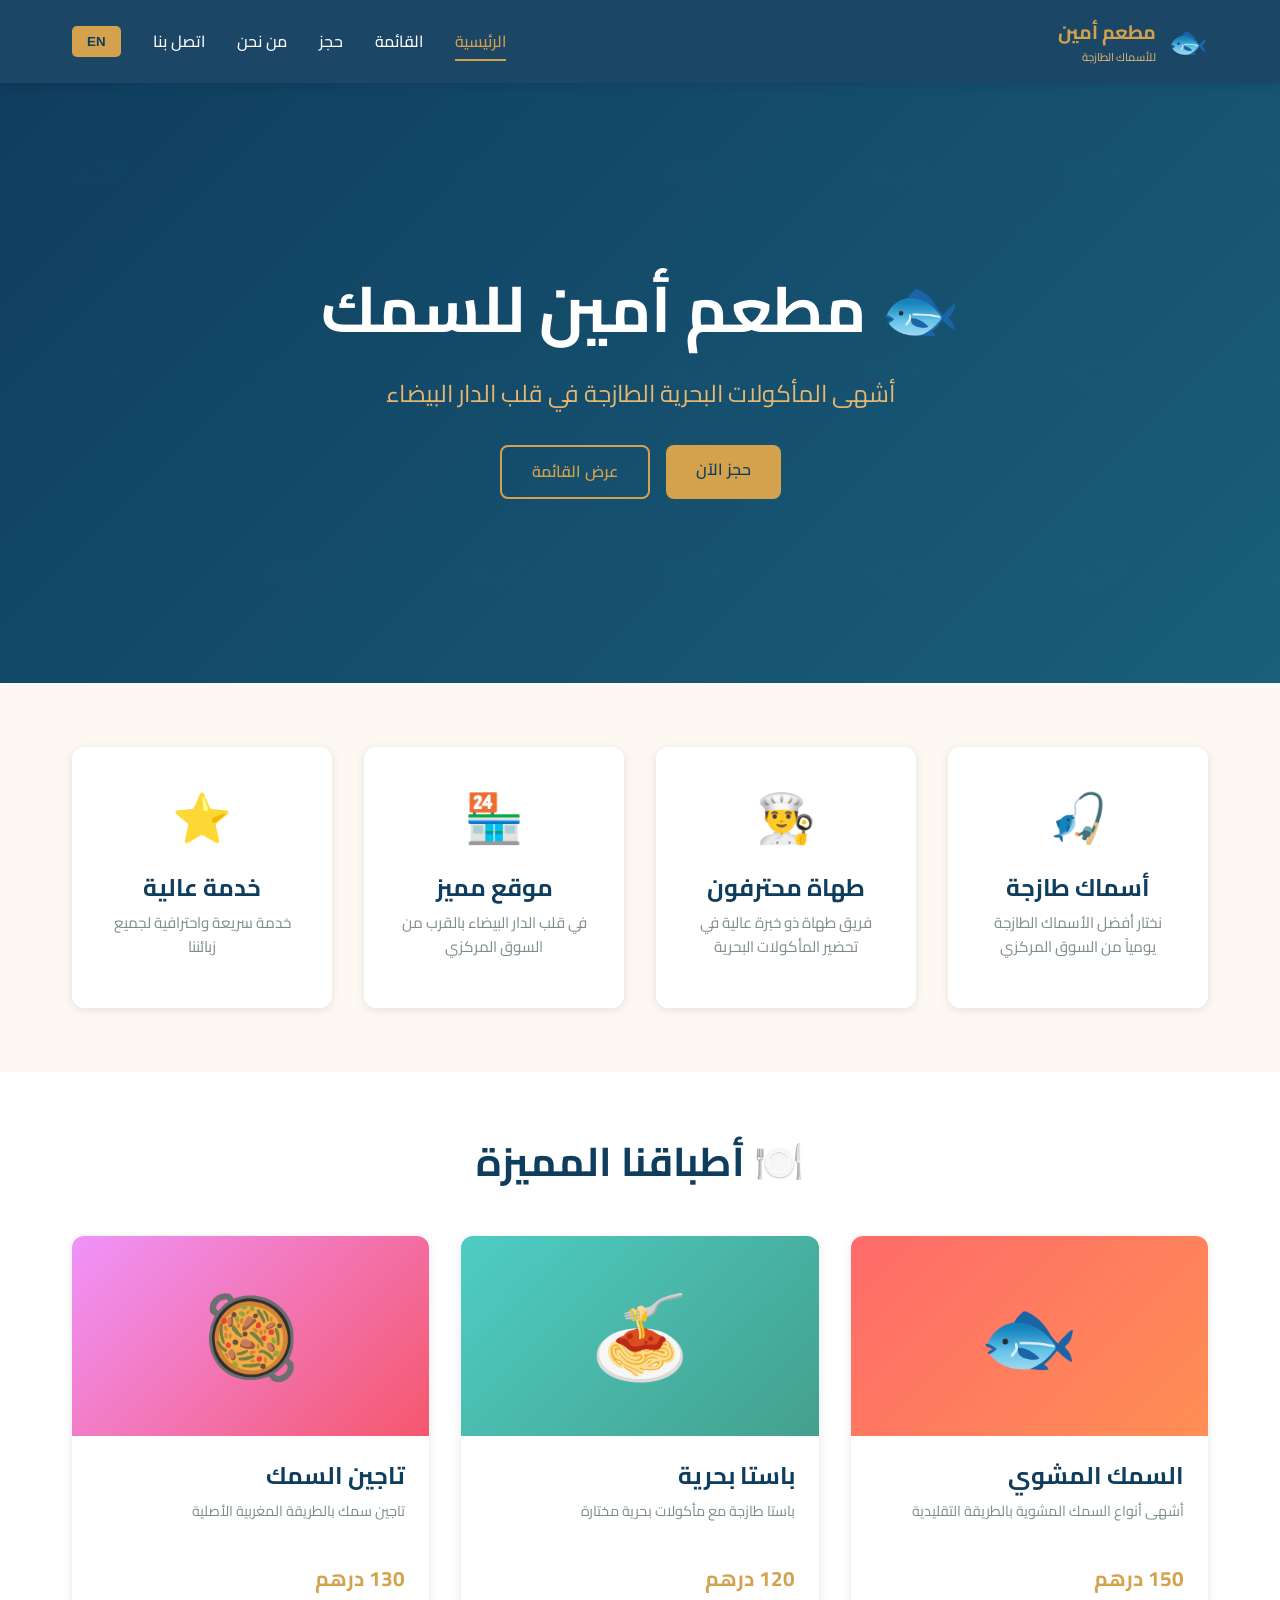
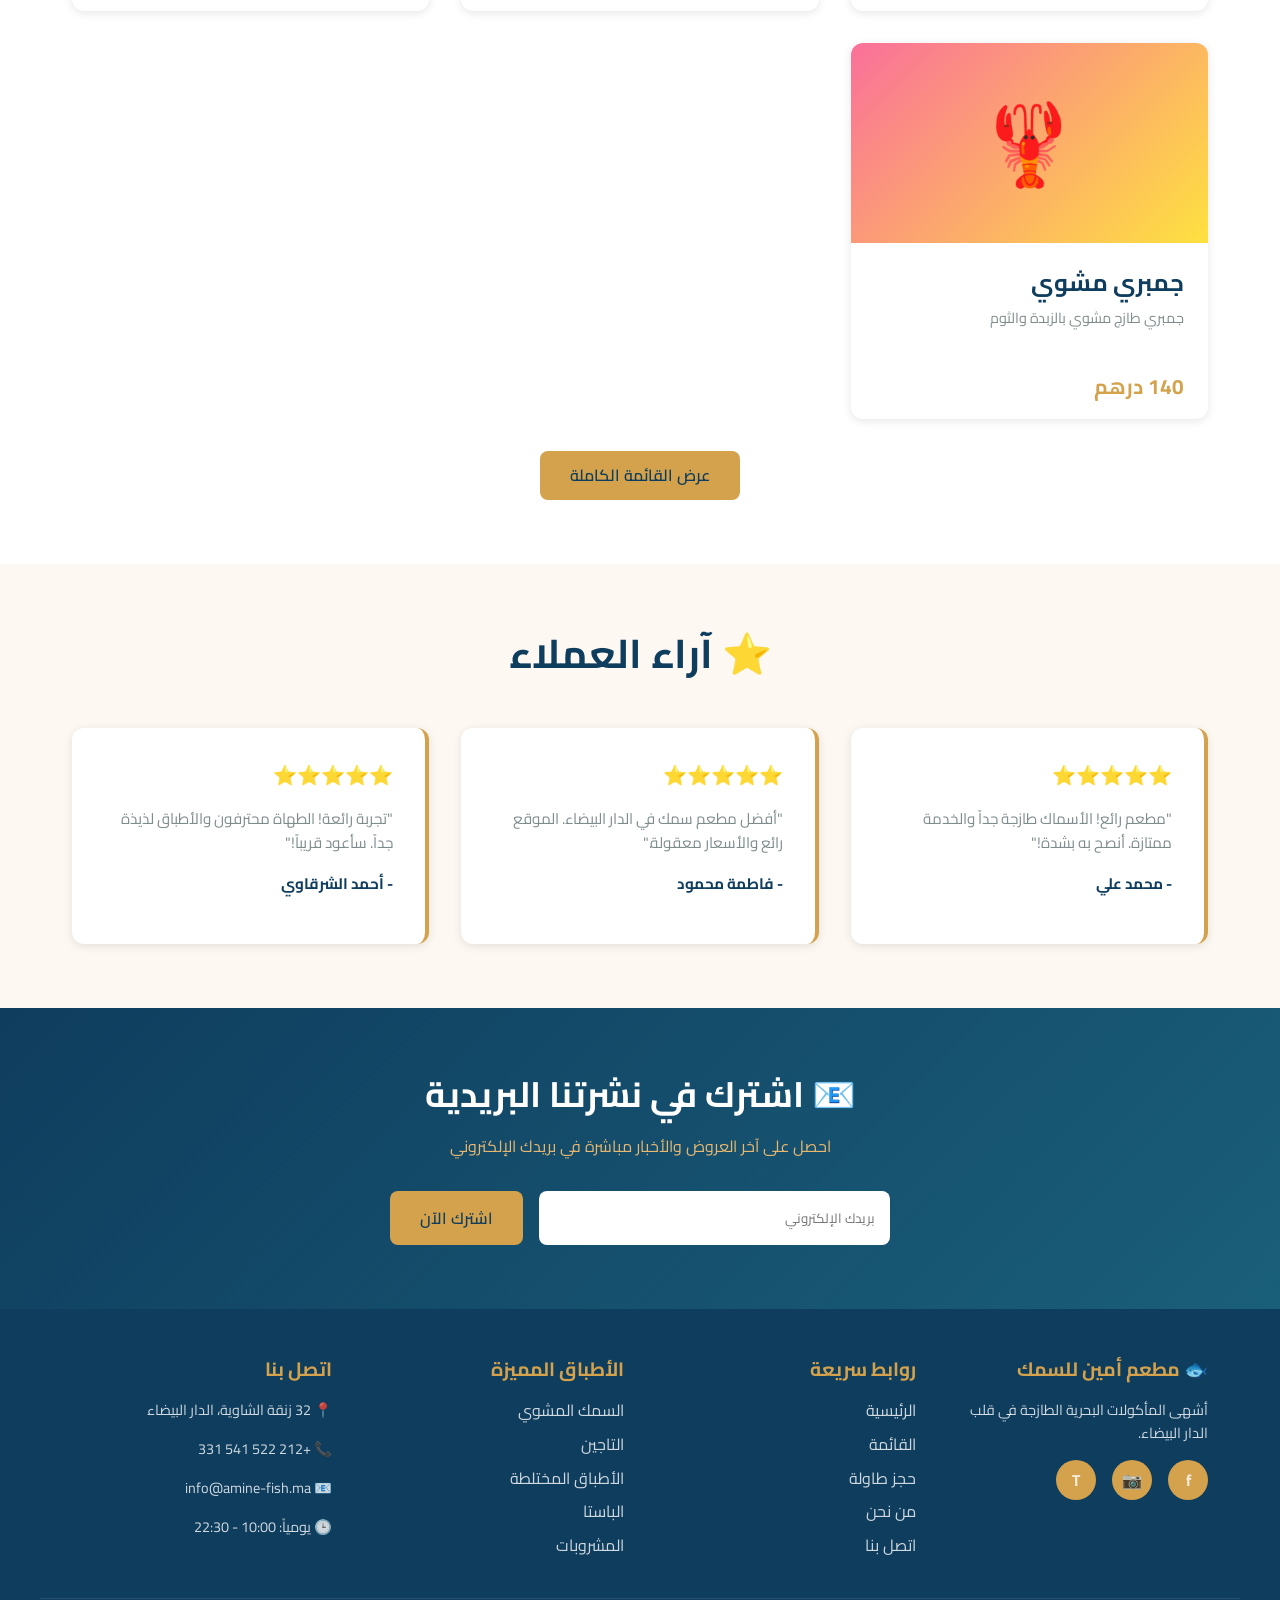
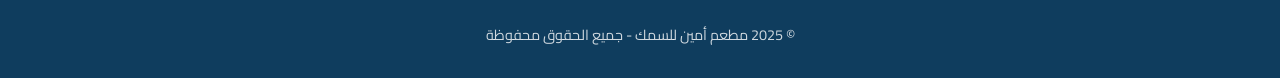
<file: index.html>
<!DOCTYPE html>
<html lang="ar" dir="rtl">
<head>
    <meta charset="UTF-8">
    <meta name="viewport" content="width=device-width, initial-scale=1.0">
    <title>مطعم أمين للسمك - الدار البيضاء | حجز الطاولات أون لاين</title>
    <meta name="description" content="مطعم أمين للسمك - أشهى المأكولات البحرية الطازجة في قلب الدار البيضاء. حجز طاولات أون لاين، قائمة متنوعة، خدمة سريعة.">
    <meta name="keywords" content="مطعم سمك، مطاعم الدار البيضاء، أسماك طازجة، حجز طاولات، كازابلانكا">
    <meta name="robots" content="index, follow">
    <link rel="canonical" href="https://amine-fish-restaurant.com/">

    <meta property="og:title" content="مطعم أمين للسمك - الدار البيضاء">
    <meta property="og:description" content="أشهى المأكولات البحرية الطازجة">
    <meta property="og:url" content="https://amine-fish-restaurant.com/">
    <meta property="og:type" content="website">

    <link rel="preconnect" href="https://fonts.googleapis.com">
    <link rel="preconnect" href="https://fonts.gstatic.com" crossorigin>
    <link href="https://fonts.googleapis.com/css2?family=Cairo:wght@400;600;700;800;900&display=swap" rel="stylesheet">
    <link rel="stylesheet" href="css/style.css">
    <link rel="icon" type="image/svg+xml" href="data:image/svg+xml,<svg xmlns='http://www.w3.org/2000/svg' viewBox='0 0 100 100'><text y='.9em' font-size='90'>🐟</text></svg>">
    <meta name="theme-color" content="#0F3D5E">

    <script type="application/ld+json">
    {
        "@context": "https://schema.org",
        "@type": "Restaurant",
        "name": "مطعم أمين للسمك",
        "description": "مطعم متخصص في المأكولات البحرية الطازجة",
        "url": "https://amine-fish-restaurant.com",
        "address": {
            "@type": "PostalAddress",
            "streetAddress": "32 زنقة الشاوية",
            "addressLocality": "الدار البيضاء",
            "postalCode": "20000",
            "addressCountry": "MA"
        },
        "telephone": "+212522541331",
        "priceRange": "$$"
    }
    </script>
</head>
<body>
    <!-- ===== NAVIGATION ===== -->
    <nav class="navbar">
        <div class="nav-container">
            <a href="index.html" class="logo">
                <div class="logo-icon">🐟</div>
                <div class="logo-text">
                    <span>مطعم أمين</span>
                    <small>للأسماك الطازجة</small>
                </div>
            </a>

            <button class="nav-toggle" aria-label="القائمة">
                <span>☰</span>
            </button>

            <ul class="nav-menu">
                <li><a href="index.html" class="nav-link active">الرئيسية</a></li>
                <li><a href="menu.html" class="nav-link">القائمة</a></li>
                <li><a href="reservation.html" class="nav-link">حجز</a></li>
                <li><a href="about.html" class="nav-link">من نحن</a></li>
                <li><a href="contact.html" class="nav-link">اتصل بنا</a></li>
                <li><button class="lang-switch" aria-label="Language">EN</button></li>
            </ul>
        </div>
    </nav>

    <!-- ===== HERO SECTION ===== -->
    <header class="hero">
        <div class="hero-overlay"></div>
        <div class="hero-content">
            <h1 class="hero-title fade-in">🐟 مطعم أمين للسمك</h1>
            <p class="hero-subtitle fade-in">أشهى المأكولات البحرية الطازجة في قلب الدار البيضاء</p>
            <div class="hero-buttons fade-in">
                <a href="reservation.html" class="btn btn-primary">حجز الآن</a>
                <a href="menu.html" class="btn btn-secondary">عرض القائمة</a>
            </div>
        </div>
    </header>

    <!-- ===== FEATURES SECTION ===== -->
    <section class="features">
        <div class="section-container">
            <div class="features-grid">
                <div class="feature-card fade-in">
                    <div class="feature-icon">🎣</div>
                    <h3>أسماك طازجة</h3>
                    <p>نختار أفضل الأسماك الطازجة يومياً من السوق المركزي</p>
                </div>
                <div class="feature-card fade-in">
                    <div class="feature-icon">👨‍🍳</div>
                    <h3>طهاة محترفون</h3>
                    <p>فريق طهاة ذو خبرة عالية في تحضير المأكولات البحرية</p>
                </div>
                <div class="feature-card fade-in">
                    <div class="feature-icon">🏪</div>
                    <h3>موقع مميز</h3>
                    <p>في قلب الدار البيضاء بالقرب من السوق المركزي</p>
                </div>
                <div class="feature-card fade-in">
                    <div class="feature-icon">⭐</div>
                    <h3>خدمة عالية</h3>
                    <p>خدمة سريعة واحترافية لجميع زبائننا</p>
                </div>
            </div>
        </div>
    </section>

    <!-- ===== SPECIAL DISHES SECTION ===== -->
    <section class="special-dishes">
        <div class="section-container">
            <h2 class="section-title fade-in">🍽️ أطباقنا المميزة</h2>
            <div class="dishes-grid">
                <div class="dish-card fade-in">
                    <div class="dish-image" style="background: linear-gradient(135deg, #FF6B6B, #FF8E53);">🐟</div>
                    <h3>السمك المشوي</h3>
                    <p>أشهى أنواع السمك المشوية بالطريقة التقليدية</p>
                    <span class="price">150 درهم</span>
                </div>
                <div class="dish-card fade-in">
                    <div class="dish-image" style="background: linear-gradient(135deg, #4ECDC4, #44A08D);">🍝</div>
                    <h3>باستا بحرية</h3>
                    <p>باستا طازجة مع مأكولات بحرية مختارة</p>
                    <span class="price">120 درهم</span>
                </div>
                <div class="dish-card fade-in">
                    <div class="dish-image" style="background: linear-gradient(135deg, #F093FB, #F5576C);">🥘</div>
                    <h3>تاجين السمك</h3>
                    <p>تاجين سمك بالطريقة المغربية الأصلية</p>
                    <span class="price">130 درهم</span>
                </div>
                <div class="dish-card fade-in">
                    <div class="dish-image" style="background: linear-gradient(135deg, #FA709A, #FEE140);">🦞</div>
                    <h3>جمبري مشوي</h3>
                    <p>جمبري طازج مشوي بالزبدة والثوم</p>
                    <span class="price">140 درهم</span>
                </div>
            </div>
            <div class="dishes-footer fade-in">
                <a href="menu.html" class="btn btn-primary">عرض القائمة الكاملة</a>
            </div>
        </div>
    </section>

    <!-- ===== TESTIMONIALS SECTION ===== -->
    <section class="testimonials">
        <div class="section-container">
            <h2 class="section-title fade-in">⭐ آراء العملاء</h2>
            <div class="testimonials-grid">
                <div class="testimonial-card fade-in">
                    <div class="stars">⭐⭐⭐⭐⭐</div>
                    <p>"مطعم رائع! الأسماك طازجة جداً والخدمة ممتازة. أنصح به بشدة!"</p>
                    <p class="author">- محمد علي</p>
                </div>
                <div class="testimonial-card fade-in">
                    <div class="stars">⭐⭐⭐⭐⭐</div>
                    <p>"أفضل مطعم سمك في الدار البيضاء. الموقع رائع والأسعار معقولة."</p>
                    <p class="author">- فاطمة محمود</p>
                </div>
                <div class="testimonial-card fade-in">
                    <div class="stars">⭐⭐⭐⭐⭐</div>
                    <p>"تجربة رائعة! الطهاة محترفون والأطباق لذيذة جداً. سأعود قريباً!"</p>
                    <p class="author">- أحمد الشرقاوي</p>
                </div>
            </div>
        </div>
    </section>

    <!-- ===== NEWSLETTER SECTION ===== -->
    <section class="newsletter">
        <div class="section-container">
            <h2 class="fade-in">📧 اشترك في نشرتنا البريدية</h2>
            <p class="fade-in">احصل على آخر العروض والأخبار مباشرة في بريدك الإلكتروني</p>
            <form class="newsletter-form fade-in" novalidate>
                <input type="email" placeholder="بريدك الإلكتروني" required>
                <button type="submit" class="btn btn-primary">اشترك الآن</button>
            </form>
        </div>
    </section>

    <!-- ===== FOOTER ===== -->
    <footer class="footer">
        <div class="footer-grid">
            <div>
                <h4>🐟 مطعم أمين للسمك</h4>
                <p>أشهى المأكولات البحرية الطازجة في قلب الدار البيضاء.</p>
                <div class="footer-social">
                    <a href="https://www.facebook.com/snackamine.darbouaza/" target="_blank" rel="noopener" class="social-link">f</a>
                    <a href="https://www.instagram.com/explore/tags/snackamine/" target="_blank" rel="noopener" class="social-link">📷</a>
                    <a href="https://www.tripadvisor.com/" target="_blank" rel="noopener" class="social-link">T</a>
                </div>
            </div>

            <div>
                <h4>روابط سريعة</h4>
                <ul>
                    <li><a href="index.html">الرئيسية</a></li>
                    <li><a href="menu.html">القائمة</a></li>
                    <li><a href="reservation.html">حجز طاولة</a></li>
                    <li><a href="about.html">من نحن</a></li>
                    <li><a href="contact.html">اتصل بنا</a></li>
                </ul>
            </div>

            <div>
                <h4>الأطباق المميزة</h4>
                <ul>
                    <li><a href="menu.html#grillades">السمك المشوي</a></li>
                    <li><a href="menu.html#tajine">التاجين</a></li>
                    <li><a href="menu.html#plats">الأطباق المختلطة</a></li>
                    <li><a href="menu.html#pasta">الباستا</a></li>
                    <li><a href="menu.html#drinks">المشروبات</a></li>
                </ul>
            </div>

            <div>
                <h4>اتصل بنا</h4>
                <p>📍 32 زنقة الشاوية، الدار البيضاء</p>
                <p>📞 <a href="tel:+212522541331">+212 522 541 331</a></p>
                <p>📧 <a href="mailto:info@amine-fish.ma">info@amine-fish.ma</a></p>
                <p>🕒 يومياً: 10:00 - 22:30</p>
            </div>
        </div>

        <div class="footer-bottom">
            <p>© 2025 مطعم أمين للسمك - جميع الحقوق محفوظة</p>
        </div>
    </footer>

    <script src="js/main.js"></script>
</body>
</html>
</file>
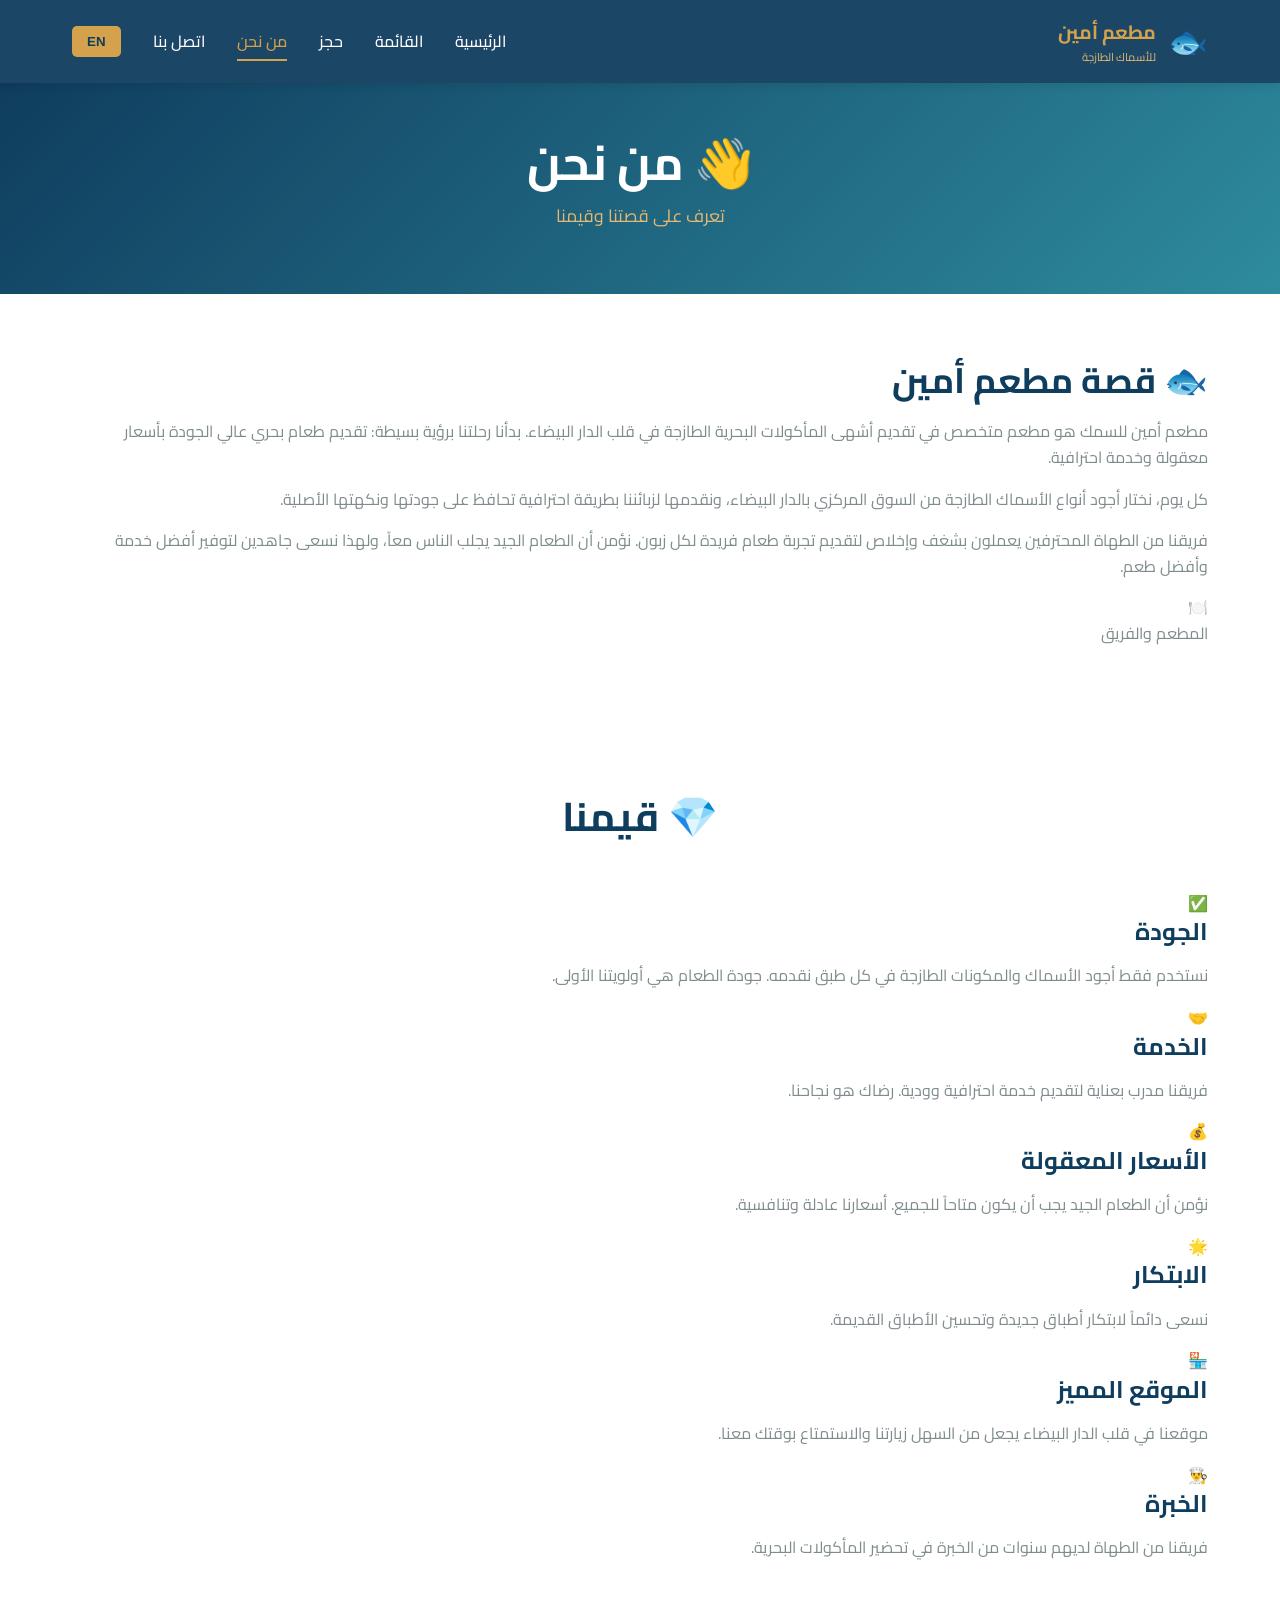
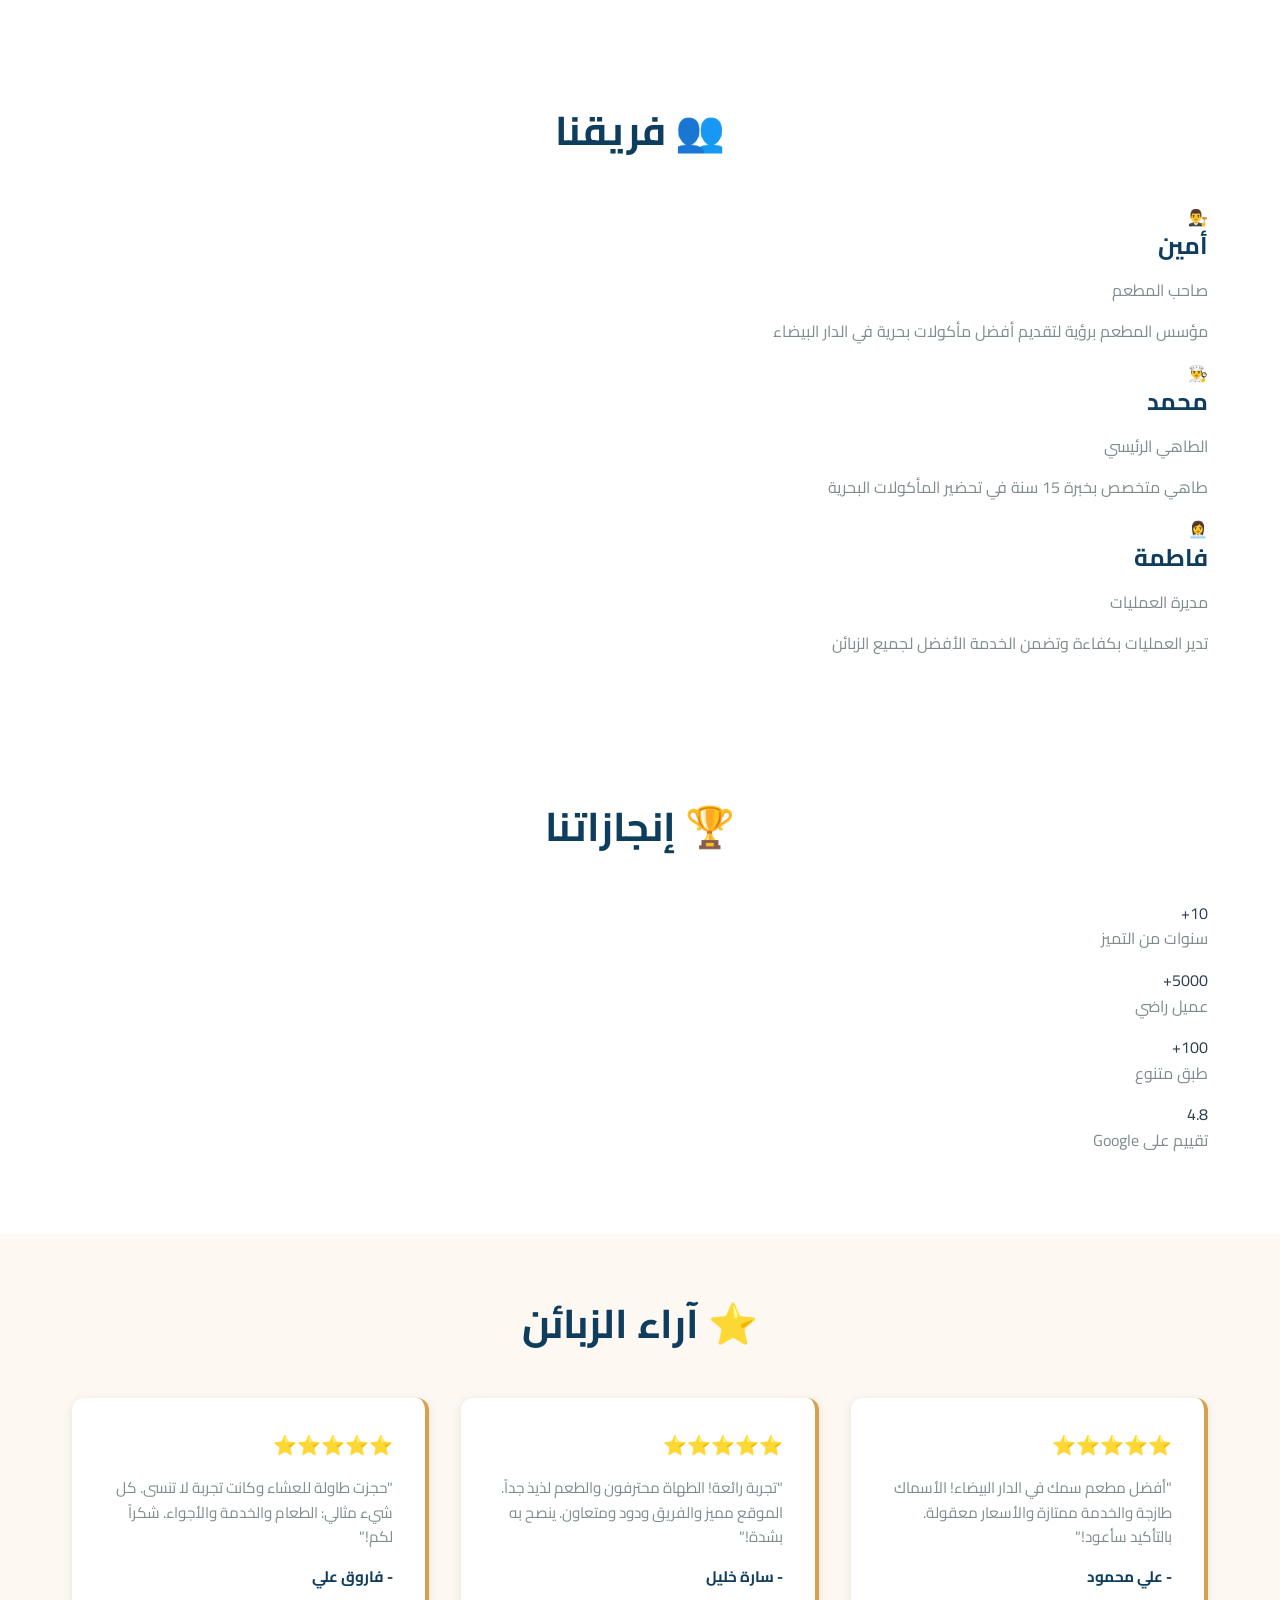
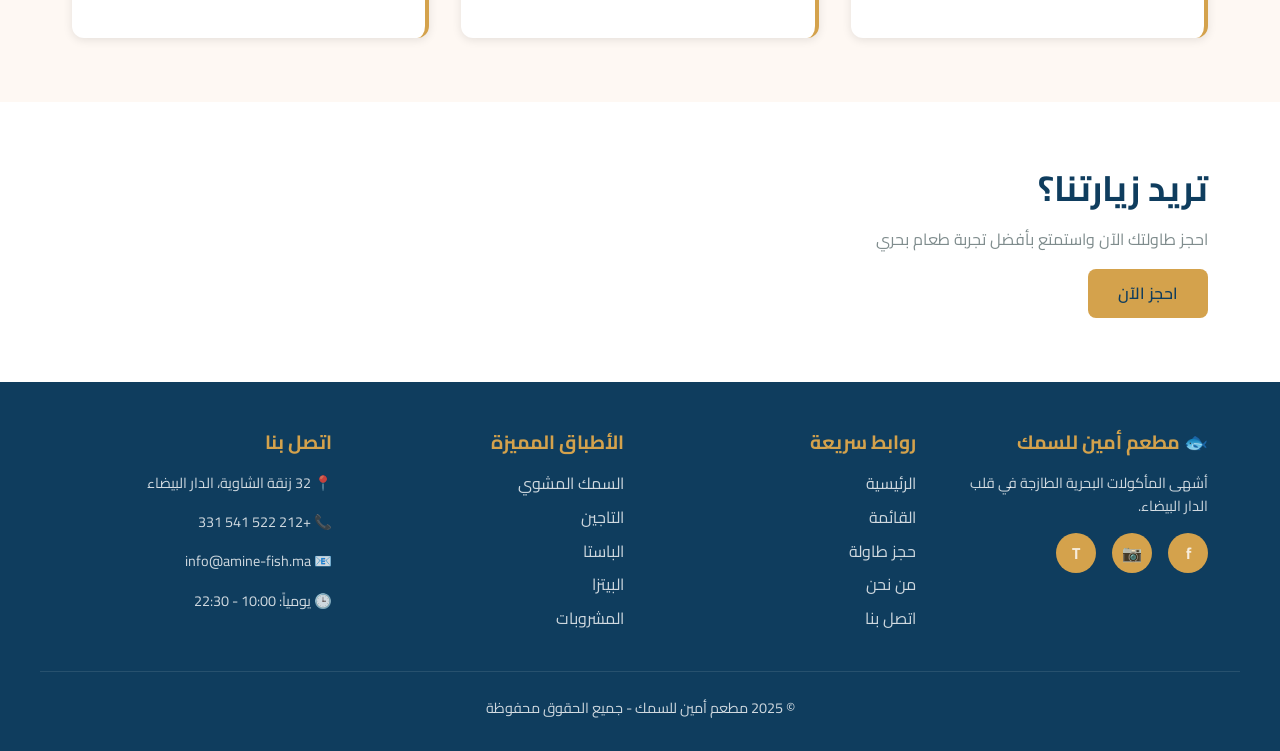
<file: about.html>
<!DOCTYPE html>
<html lang="ar" dir="rtl">
<head>
    <meta charset="UTF-8">
    <meta name="viewport" content="width=device-width, initial-scale=1.0">
    <title>من نحن | مطعم أمين للسمك - الدار البيضاء</title>
    <meta name="description" content="تعرف على قصة مطعم أمين للسمك - مطعم متخصص في المأكولات البحرية الطازجة بالدار البيضاء منذ سنوات. جودة عالية وأسعار معقولة.">
    <meta name="keywords" content="من نحن، قصة مطعم أمين، مطعم السمك، الدار البيضاء">
    <link rel="canonical" href="https://amine-fish-restaurant.com/about.html">
    <link rel="preconnect" href="https://fonts.googleapis.com">
    <link rel="preconnect" href="https://fonts.gstatic.com" crossorigin>
    <link href="https://fonts.googleapis.com/css2?family=Cairo:wght@400;600;700;800;900&display=swap" rel="stylesheet">
    <link rel="stylesheet" href="css/style.css">
    <link rel="icon" type="image/svg+xml" href="data:image/svg+xml,<svg xmlns='http://www.w3.org/2000/svg' viewBox='0 0 100 100'><text y='.9em' font-size='90'>🐟</text></svg>">
</head>
<body>
    <!-- ===== NAVIGATION ===== -->
    <nav class="navbar">
        <div class="nav-container">
            <a href="index.html" class="logo">
                <div class="logo-icon">🐟</div>
                <div class="logo-text">
                    <span>مطعم أمين</span>
                    <small>للأسماك الطازجة</small>
                </div>
            </a>

            <button class="nav-toggle" aria-label="القائمة">
                <span>☰</span>
            </button>

            <ul class="nav-menu">
                <li><a href="index.html" class="nav-link">الرئيسية</a></li>
                <li><a href="menu.html" class="nav-link">القائمة</a></li>
                <li><a href="reservation.html" class="nav-link">حجز</a></li>
                <li><a href="about.html" class="nav-link active">من نحن</a></li>
                <li><a href="contact.html" class="nav-link">اتصل بنا</a></li>
                <li><button class="lang-switch" aria-label="Language">EN</button></li>
            </ul>
        </div>
    </nav>

    <!-- ===== PAGE HEADER ===== -->
    <header class="page-header">
        <h1>👋 من نحن</h1>
        <p>تعرف على قصتنا وقيمنا</p>
    </header>

    <!-- ===== ABOUT SECTION ===== -->
    <section class="about-section">
        <div class="section-container">
            <div class="about-grid">
                <div class="about-text fade-in">
                    <h2>🐟 قصة مطعم أمين</h2>
                    <p>مطعم أمين للسمك هو مطعم متخصص في تقديم أشهى المأكولات البحرية الطازجة في قلب الدار البيضاء. بدأنا رحلتنا برؤية بسيطة: تقديم طعام بحري عالي الجودة بأسعار معقولة وخدمة احترافية.</p>
                    
                    <p>كل يوم، نختار أجود أنواع الأسماك الطازجة من السوق المركزي بالدار البيضاء، ونقدمها لزبائننا بطريقة احترافية تحافظ على جودتها ونكهتها الأصلية.</p>
                    
                    <p>فريقنا من الطهاة المحترفين يعملون بشغف وإخلاص لتقديم تجربة طعام فريدة لكل زبون. نؤمن أن الطعام الجيد يجلب الناس معاً، ولهذا نسعى جاهدين لتوفير أفضل خدمة وأفضل طعم.</p>
                </div>

                <div class="about-image fade-in">
                    <div class="image-placeholder">🍽️</div>
                    <p class="image-caption">المطعم والفريق</p>
                </div>
            </div>
        </div>
    </section>

    <!-- ===== VALUES SECTION ===== -->
    <section class="values-section">
        <div class="section-container">
            <h2 class="section-title fade-in">💎 قيمنا</h2>
            <div class="values-grid">
                <div class="value-card fade-in">
                    <div class="value-icon">✅</div>
                    <h3>الجودة</h3>
                    <p>نستخدم فقط أجود الأسماك والمكونات الطازجة في كل طبق نقدمه. جودة الطعام هي أولويتنا الأولى.</p>
                </div>

                <div class="value-card fade-in">
                    <div class="value-icon">🤝</div>
                    <h3>الخدمة</h3>
                    <p>فريقنا مدرب بعناية لتقديم خدمة احترافية وودية. رضاك هو نجاحنا.</p>
                </div>

                <div class="value-card fade-in">
                    <div class="value-icon">💰</div>
                    <h3>الأسعار المعقولة</h3>
                    <p>نؤمن أن الطعام الجيد يجب أن يكون متاحاً للجميع. أسعارنا عادلة وتنافسية.</p>
                </div>

                <div class="value-card fade-in">
                    <div class="value-icon">🌟</div>
                    <h3>الابتكار</h3>
                    <p>نسعى دائماً لابتكار أطباق جديدة وتحسين الأطباق القديمة.</p>
                </div>

                <div class="value-card fade-in">
                    <div class="value-icon">🏪</div>
                    <h3>الموقع المميز</h3>
                    <p>موقعنا في قلب الدار البيضاء يجعل من السهل زيارتنا والاستمتاع بوقتك معنا.</p>
                </div>

                <div class="value-card fade-in">
                    <div class="value-icon">👨‍🍳</div>
                    <h3>الخبرة</h3>
                    <p>فريقنا من الطهاة لديهم سنوات من الخبرة في تحضير المأكولات البحرية.</p>
                </div>
            </div>
        </div>
    </section>

    <!-- ===== TEAM SECTION ===== -->
    <section class="team-section">
        <div class="section-container">
            <h2 class="section-title fade-in">👥 فريقنا</h2>
            <div class="team-grid">
                <div class="team-member fade-in">
                    <div class="member-avatar">👨‍⚖️</div>
                    <h3>أمين</h3>
                    <p class="member-role">صاحب المطعم</p>
                    <p class="member-bio">مؤسس المطعم برؤية لتقديم أفضل مأكولات بحرية في الدار البيضاء</p>
                </div>

                <div class="team-member fade-in">
                    <div class="member-avatar">👨‍🍳</div>
                    <h3>محمد</h3>
                    <p class="member-role">الطاهي الرئيسي</p>
                    <p class="member-bio">طاهي متخصص بخبرة 15 سنة في تحضير المأكولات البحرية</p>
                </div>

                <div class="team-member fade-in">
                    <div class="member-avatar">👩‍💼</div>
                    <h3>فاطمة</h3>
                    <p class="member-role">مديرة العمليات</p>
                    <p class="member-bio">تدير العمليات بكفاءة وتضمن الخدمة الأفضل لجميع الزبائن</p>
                </div>
            </div>
        </div>
    </section>

    <!-- ===== ACHIEVEMENTS SECTION ===== -->
    <section class="achievements-section">
        <div class="section-container">
            <h2 class="section-title fade-in">🏆 إنجازاتنا</h2>
            <div class="achievements-grid">
                <div class="achievement-card fade-in">
                    <div class="achievement-number">10+</div>
                    <p>سنوات من التميز</p>
                </div>
                <div class="achievement-card fade-in">
                    <div class="achievement-number">5000+</div>
                    <p>عميل راضي</p>
                </div>
                <div class="achievement-card fade-in">
                    <div class="achievement-number">100+</div>
                    <p>طبق متنوع</p>
                </div>
                <div class="achievement-card fade-in">
                    <div class="achievement-number">4.8</div>
                    <p>تقييم على Google</p>
                </div>
            </div>
        </div>
    </section>

    <!-- ===== TESTIMONIALS SECTION ===== -->
    <section class="testimonials">
        <div class="section-container">
            <h2 class="section-title fade-in">⭐ آراء الزبائن</h2>
            <div class="testimonials-grid">
                <div class="testimonial-card fade-in">
                    <div class="stars">⭐⭐⭐⭐⭐</div>
                    <p>"أفضل مطعم سمك في الدار البيضاء! الأسماك طازجة والخدمة ممتازة والأسعار معقولة. بالتأكيد سأعود!"</p>
                    <p class="author">- علي محمود</p>
                </div>
                <div class="testimonial-card fade-in">
                    <div class="stars">⭐⭐⭐⭐⭐</div>
                    <p>"تجربة رائعة! الطهاة محترفون والطعم لذيذ جداً. الموقع مميز والفريق ودود ومتعاون. ينصح به بشدة!"</p>
                    <p class="author">- سارة خليل</p>
                </div>
                <div class="testimonial-card fade-in">
                    <div class="stars">⭐⭐⭐⭐⭐</div>
                    <p>"حجزت طاولة للعشاء وكانت تجربة لا تنسى. كل شيء مثالي: الطعام والخدمة والأجواء. شكراً لكم!"</p>
                    <p class="author">- فاروق علي</p>
                </div>
            </div>
        </div>
    </section>

    <!-- ===== CTA SECTION ===== -->
    <section class="cta-section">
        <div class="section-container">
            <h2>تريد زيارتنا؟</h2>
            <p>احجز طاولتك الآن واستمتع بأفضل تجربة طعام بحري</p>
            <a href="reservation.html" class="btn btn-primary">احجز الآن</a>
        </div>
    </section>

    <!-- ===== FOOTER ===== -->
    <footer class="footer">
        <div class="footer-grid">
            <div>
                <h4>🐟 مطعم أمين للسمك</h4>
                <p>أشهى المأكولات البحرية الطازجة في قلب الدار البيضاء.</p>
                <div class="footer-social">
                    <a href="https://www.facebook.com/snackamine.darbouaza/" target="_blank" rel="noopener" class="social-link">f</a>
                    <a href="https://www.instagram.com/explore/tags/snackamine/" target="_blank" rel="noopener" class="social-link">📷</a>
                    <a href="https://www.tripadvisor.com/" target="_blank" rel="noopener" class="social-link">T</a>
                </div>
            </div>

            <div>
                <h4>روابط سريعة</h4>
                <ul>
                    <li><a href="index.html">الرئيسية</a></li>
                    <li><a href="menu.html">القائمة</a></li>
                    <li><a href="reservation.html">حجز طاولة</a></li>
                    <li><a href="about.html">من نحن</a></li>
                    <li><a href="contact.html">اتصل بنا</a></li>
                </ul>
            </div>

            <div>
                <h4>الأطباق المميزة</h4>
                <ul>
                    <li><a href="menu.html">السمك المشوي</a></li>
                    <li><a href="menu.html">التاجين</a></li>
                    <li><a href="menu.html">الباستا</a></li>
                    <li><a href="menu.html">البيتزا</a></li>
                    <li><a href="menu.html">المشروبات</a></li>
                </ul>
            </div>

            <div>
                <h4>اتصل بنا</h4>
                <p>📍 32 زنقة الشاوية، الدار البيضاء</p>
                <p>📞 <a href="tel:+212522541331">+212 522 541 331</a></p>
                <p>📧 <a href="mailto:info@amine-fish.ma">info@amine-fish.ma</a></p>
                <p>🕒 يومياً: 10:00 - 22:30</p>
            </div>
        </div>

        <div class="footer-bottom">
            <p>© 2025 مطعم أمين للسمك - جميع الحقوق محفوظة</p>
        </div>
    </footer>

    <script src="js/main.js"></script>
</body>
</html>
</file>
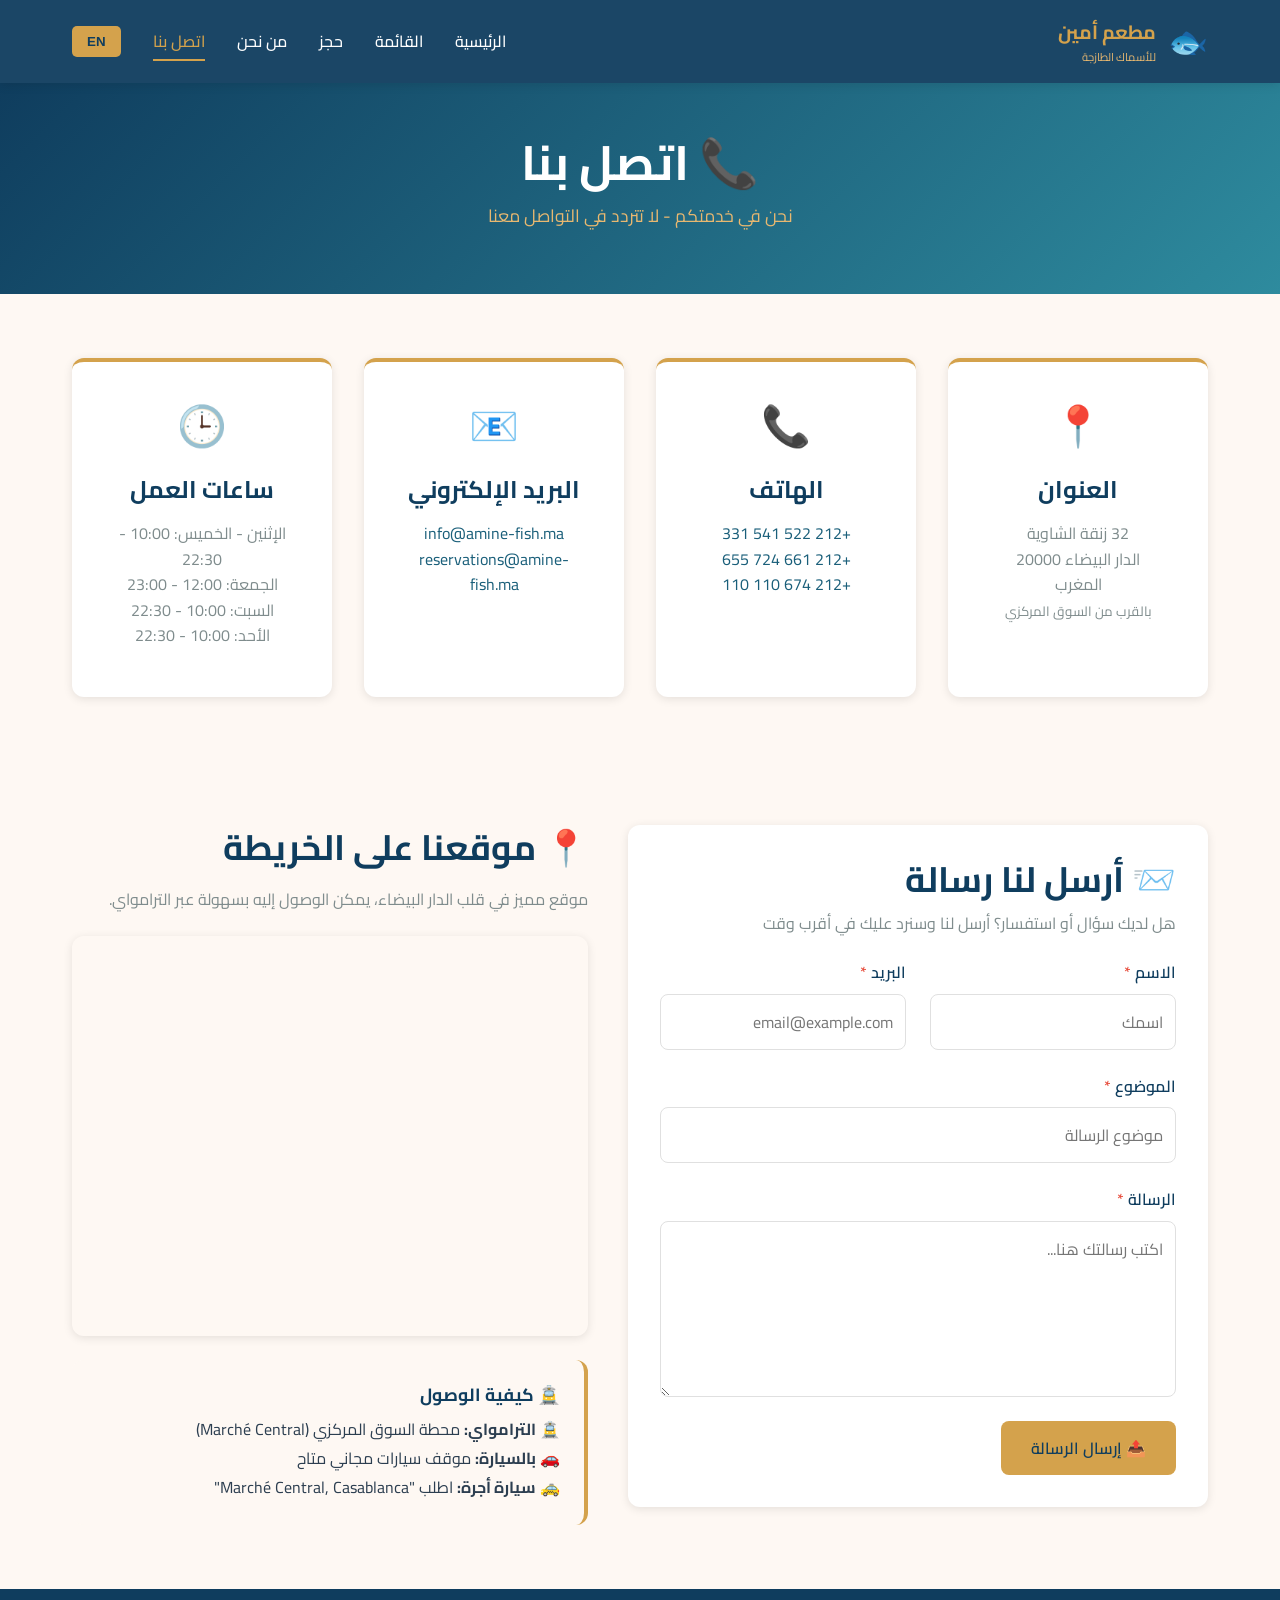
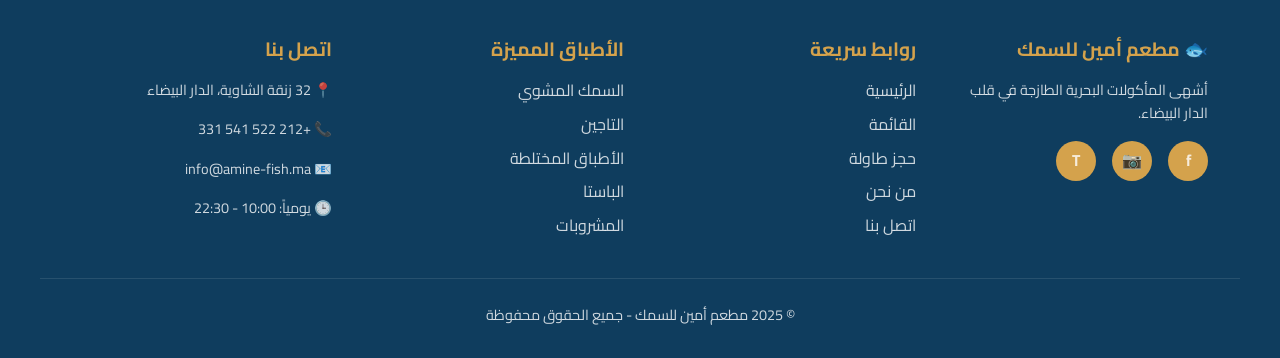
<file: contact.html>
<!DOCTYPE html>
<html lang="ar" dir="rtl">
<head>
    <meta charset="UTF-8">
    <meta name="viewport" content="width=device-width, initial-scale=1.0">
    <title>اتصل بنا | مطعم أمين للسمك - الدار البيضاء</title>
    <meta name="description" content="تواصل مع مطعم أمين للسمك في الدار البيضاء. العنوان، أرقام الهاتف، ساعات العمل، البريد الإلكتروني.">
    <meta name="keywords" content="اتصل بنا, عنوان مطعم أمين, هاتف, الدار البيضاء">
    <link rel="canonical" href="https://amine-fish-restaurant.com/contact.html">
    <link rel="preconnect" href="https://fonts.googleapis.com">
    <link rel="preconnect" href="https://fonts.gstatic.com" crossorigin>
    <link href="https://fonts.googleapis.com/css2?family=Cairo:wght@400;600;700;800;900&display=swap" rel="stylesheet">
    <link rel="stylesheet" href="css/style.css">
    <link rel="icon" type="image/svg+xml" href="data:image/svg+xml,<svg xmlns='http://www.w3.org/2000/svg' viewBox='0 0 100 100'><text y='.9em' font-size='90'>🐟</text></svg>">
</head>
<body>
    <!-- ===== NAVIGATION ===== -->
    <nav class="navbar">
        <div class="nav-container">
            <a href="index.html" class="logo">
                <div class="logo-icon">🐟</div>
                <div class="logo-text">
                    <span>مطعم أمين</span>
                    <small>للأسماك الطازجة</small>
                </div>
            </a>

            <button class="nav-toggle" aria-label="القائمة">
                <span>☰</span>
            </button>

            <ul class="nav-menu">
                <li><a href="index.html" class="nav-link">الرئيسية</a></li>
                <li><a href="menu.html" class="nav-link">القائمة</a></li>
                <li><a href="reservation.html" class="nav-link">حجز</a></li>
                <li><a href="about.html" class="nav-link">من نحن</a></li>
                <li><a href="contact.html" class="nav-link active">اتصل بنا</a></li>
                <li><button class="lang-switch" aria-label="Language">EN</button></li>
            </ul>
        </div>
    </nav>

    <!-- ===== PAGE HEADER ===== -->
    <header class="page-header">
        <h1>📞 اتصل بنا</h1>
        <p>نحن في خدمتكم - لا تتردد في التواصل معنا</p>
    </header>

    <!-- ===== CONTACT INFO ===== -->
    <section class="info-section">
        <div class="section-container">
            <div class="info-grid">
                <div class="info-card fade-in">
                    <div class="info-icon">📍</div>
                    <h3>العنوان</h3>
                    <p>32 زنقة الشاوية<br>الدار البيضاء 20000<br>المغرب<br><small>بالقرب من السوق المركزي</small></p>
                </div>

                <div class="info-card fade-in">
                    <div class="info-icon">📞</div>
                    <h3>الهاتف</h3>
                    <p>
                        <a href="tel:+212522541331">+212 522 541 331</a><br>
                        <a href="tel:+212661724655">+212 661 724 655</a><br>
                        <a href="tel:+212674110110">+212 674 110 110</a>
                    </p>
                </div>

                <div class="info-card fade-in">
                    <div class="info-icon">📧</div>
                    <h3>البريد الإلكتروني</h3>
                    <p>
                        <a href="mailto:info@amine-fish.ma">info@amine-fish.ma</a><br>
                        <a href="mailto:reservations@amine-fish.ma">reservations@amine-fish.ma</a>
                    </p>
                </div>

                <div class="info-card fade-in">
                    <div class="info-icon">🕒</div>
                    <h3>ساعات العمل</h3>
                    <p>
                        الإثنين - الخميس: 10:00 - 22:30<br>
                        الجمعة: 12:00 - 23:00<br>
                        السبت: 10:00 - 22:30<br>
                        الأحد: 10:00 - 22:30
                    </p>
                </div>
            </div>
        </div>
    </section>

    <!-- ===== CONTACT FORM + MAP ===== -->
    <section class="features">
        <div class="section-container">
            <div class="contact-grid">
                <div class="reservation-form-card fade-in">
                    <h2>📨 أرسل لنا رسالة</h2>
                    <p>هل لديك سؤال أو استفسار؟ أرسل لنا وسنرد عليك في أقرب وقت</p>

                    <form id="contactForm" novalidate>
                        <div class="form-grid">
                            <div class="form-group">
                                <label for="c-name">الاسم <span class="required">*</span></label>
                                <input type="text" id="c-name" name="name" required placeholder="اسمك">
                            </div>
                            <div class="form-group">
                                <label for="c-email">البريد <span class="required">*</span></label>
                                <input type="email" id="c-email" name="email" required placeholder="email@example.com">
                            </div>
                            <div class="form-group full">
                                <label for="c-subject">الموضوع <span class="required">*</span></label>
                                <input type="text" id="c-subject" name="subject" required placeholder="موضوع الرسالة">
                            </div>
                            <div class="form-group full">
                                <label for="c-message">الرسالة <span class="required">*</span></label>
                                <textarea id="c-message" name="message" required rows="5" placeholder="اكتب رسالتك هنا..."></textarea>
                            </div>
                        </div>
                        <div class="form-submit">
                            <button type="submit" class="btn btn-primary">
                                <span>📤</span> إرسال الرسالة
                            </button>
                        </div>
                        <div class="form-message" role="alert"></div>
                    </form>
                </div>

                <div class="fade-in">
                    <h2 style="margin-bottom: 1rem;">📍 موقعنا على الخريطة</h2>
                    <p style="margin-bottom: 1.5rem;">موقع مميز في قلب الدار البيضاء، يمكن الوصول إليه بسهولة عبر الترامواي.</p>

                    <div class="map-container">
                        <iframe
                            src="https://www.google.com/maps/embed?pb=!1m18!1m12!1m3!1d3300.5!2d-7.6172!3d33.5952!2m3!1f0!2f0!3f0!3m2!1i1024!2i768!4f13.1!3m3!1m2!1s0x0%3A0x0!2zMzPCsDM1JzQyLjciTiA3wrAzNyczMC4wIlc!5e0!3m2!1sar!2sma!4v1700000000000!5m2!1sar!2sma"
                            allowfullscreen=""
                            loading="lazy"
                            referrerpolicy="no-referrer-when-downgrade"
                            title="موقع مطعم أمين للسمك">
                        </iframe>
                    </div>

                    <div class="transport-info">
                        <h3>🚊 كيفية الوصول</h3>
                        <ul>
                            <li>🚊 <strong>الترامواي:</strong> محطة السوق المركزي (Marché Central)</li>
                            <li>🚗 <strong>بالسيارة:</strong> موقف سيارات مجاني متاح</li>
                            <li>🚕 <strong>سيارة أجرة:</strong> اطلب "Marché Central, Casablanca"</li>
                        </ul>
                    </div>
                </div>
            </div>
        </div>
    </section>

    <!-- ===== FOOTER ===== -->
    <footer class="footer">
        <div class="footer-grid">
            <div>
                <h4>🐟 مطعم أمين للسمك</h4>
                <p>أشهى المأكولات البحرية الطازجة في قلب الدار البيضاء.</p>
                <div class="footer-social">
                    <a href="https://www.facebook.com/snackamine.darbouaza/" target="_blank" rel="noopener" class="social-link">f</a>
                    <a href="https://www.instagram.com/explore/tags/snackamine/" target="_blank" rel="noopener" class="social-link">📷</a>
                    <a href="https://www.tripadvisor.com/" target="_blank" rel="noopener" class="social-link">T</a>
                </div>
            </div>

            <div>
                <h4>روابط سريعة</h4>
                <ul>
                    <li><a href="index.html">الرئيسية</a></li>
                    <li><a href="menu.html">القائمة</a></li>
                    <li><a href="reservation.html">حجز طاولة</a></li>
                    <li><a href="about.html">من نحن</a></li>
                    <li><a href="contact.html">اتصل بنا</a></li>
                </ul>
            </div>

            <div>
                <h4>الأطباق المميزة</h4>
                <ul>
                    <li><a href="menu.html#grillades">السمك المشوي</a></li>
                    <li><a href="menu.html#tajine">التاجين</a></li>
                    <li><a href="menu.html#plats">الأطباق المختلطة</a></li>
                    <li><a href="menu.html#pasta">الباستا</a></li>
                    <li><a href="menu.html#drinks">المشروبات</a></li>
                </ul>
            </div>

            <div>
                <h4>اتصل بنا</h4>
                <p>📍 32 زنقة الشاوية، الدار البيضاء</p>
                <p>📞 <a href="tel:+212522541331">+212 522 541 331</a></p>
                <p>📧 <a href="mailto:info@amine-fish.ma">info@amine-fish.ma</a></p>
                <p>🕒 يومياً: 10:00 - 22:30</p>
            </div>
        </div>

        <div class="footer-bottom">
            <p>© 2025 مطعم أمين للسمك - جميع الحقوق محفوظة</p>
        </div>
    </footer>

    <script src="js/main.js"></script>
    <script>
        // Contact form handler
        const contactForm = document.getElementById('contactForm');
        if (contactForm) {
            contactForm.addEventListener('submit', (e) => {
                e.preventDefault();
                const formData = new FormData(contactForm);
                const data = Object.fromEntries(formData);

                if (!data.name || !data.email || !data.subject || !data.message) {
                    const msg = contactForm.querySelector('.form-message');
                    msg.className = 'form-message error';
                    msg.textContent = 'يرجى ملء جميع الحقول المطلوبة';
                    return;
                }

                // Save to localStorage
                const messages = JSON.parse(localStorage.getItem('messages') || '[]');
                messages.push({
                    ...data,
                    createdAt: new Date().toISOString()
                });
                localStorage.setItem('messages', JSON.stringify(messages));

                const msg = contactForm.querySelector('.form-message');
                msg.className = 'form-message success';
                msg.textContent = 'شكراً لرسالتك! سنرد عليك في أقرب وقت ممكن.';

                contactForm.reset();
            });
        }
    </script>
</body>
</html>
</file>
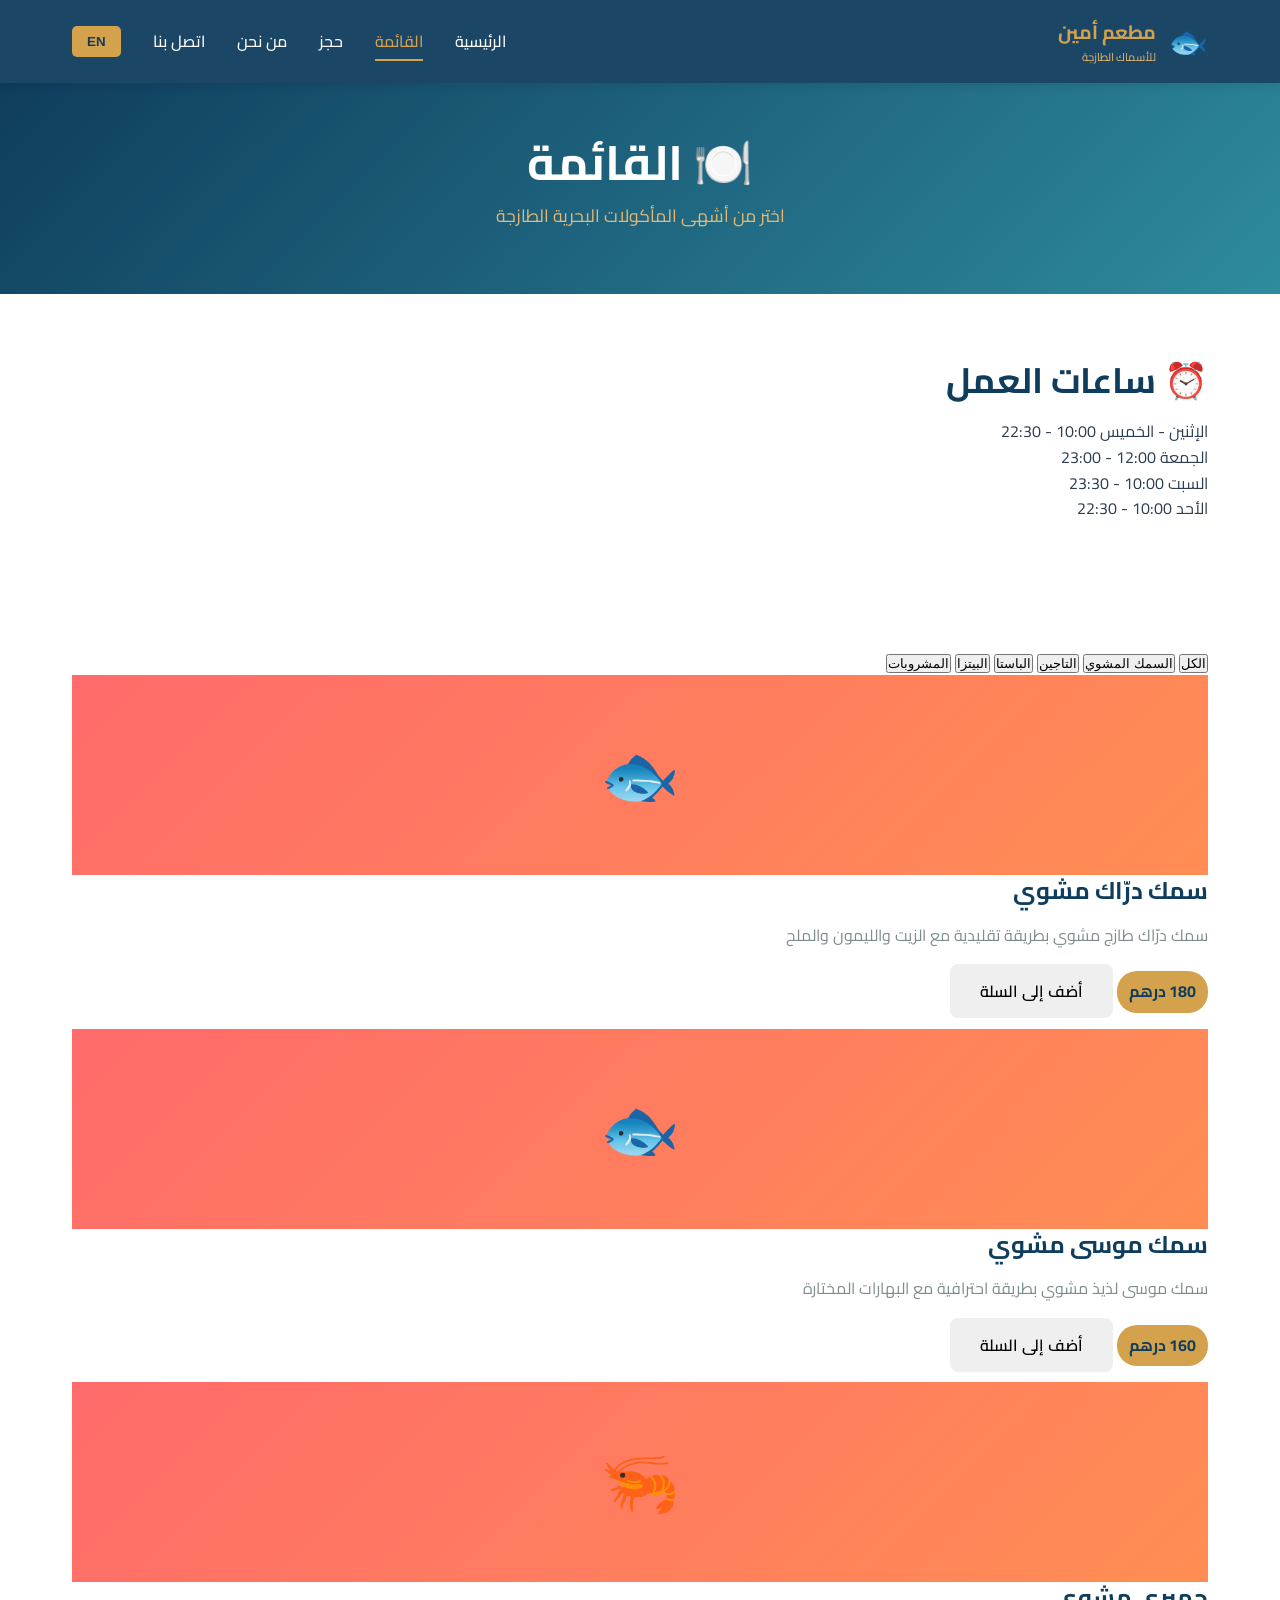
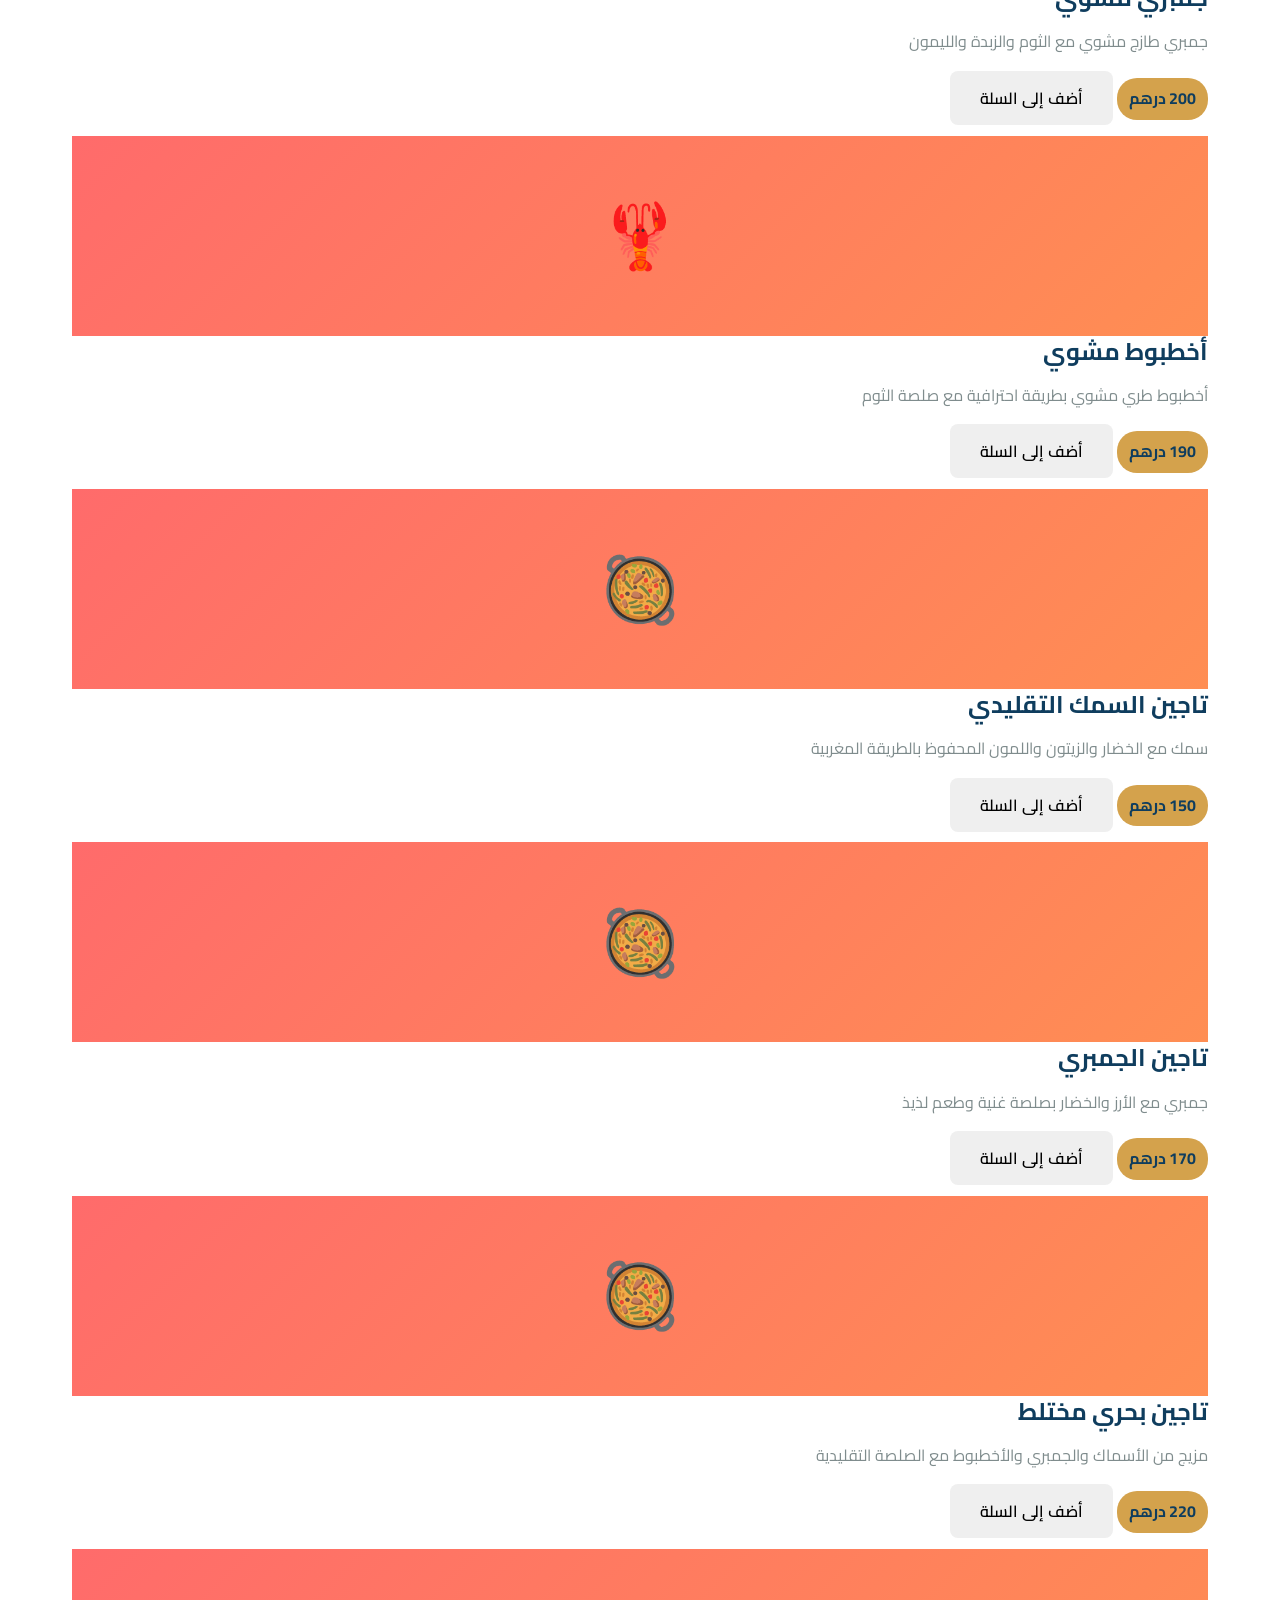
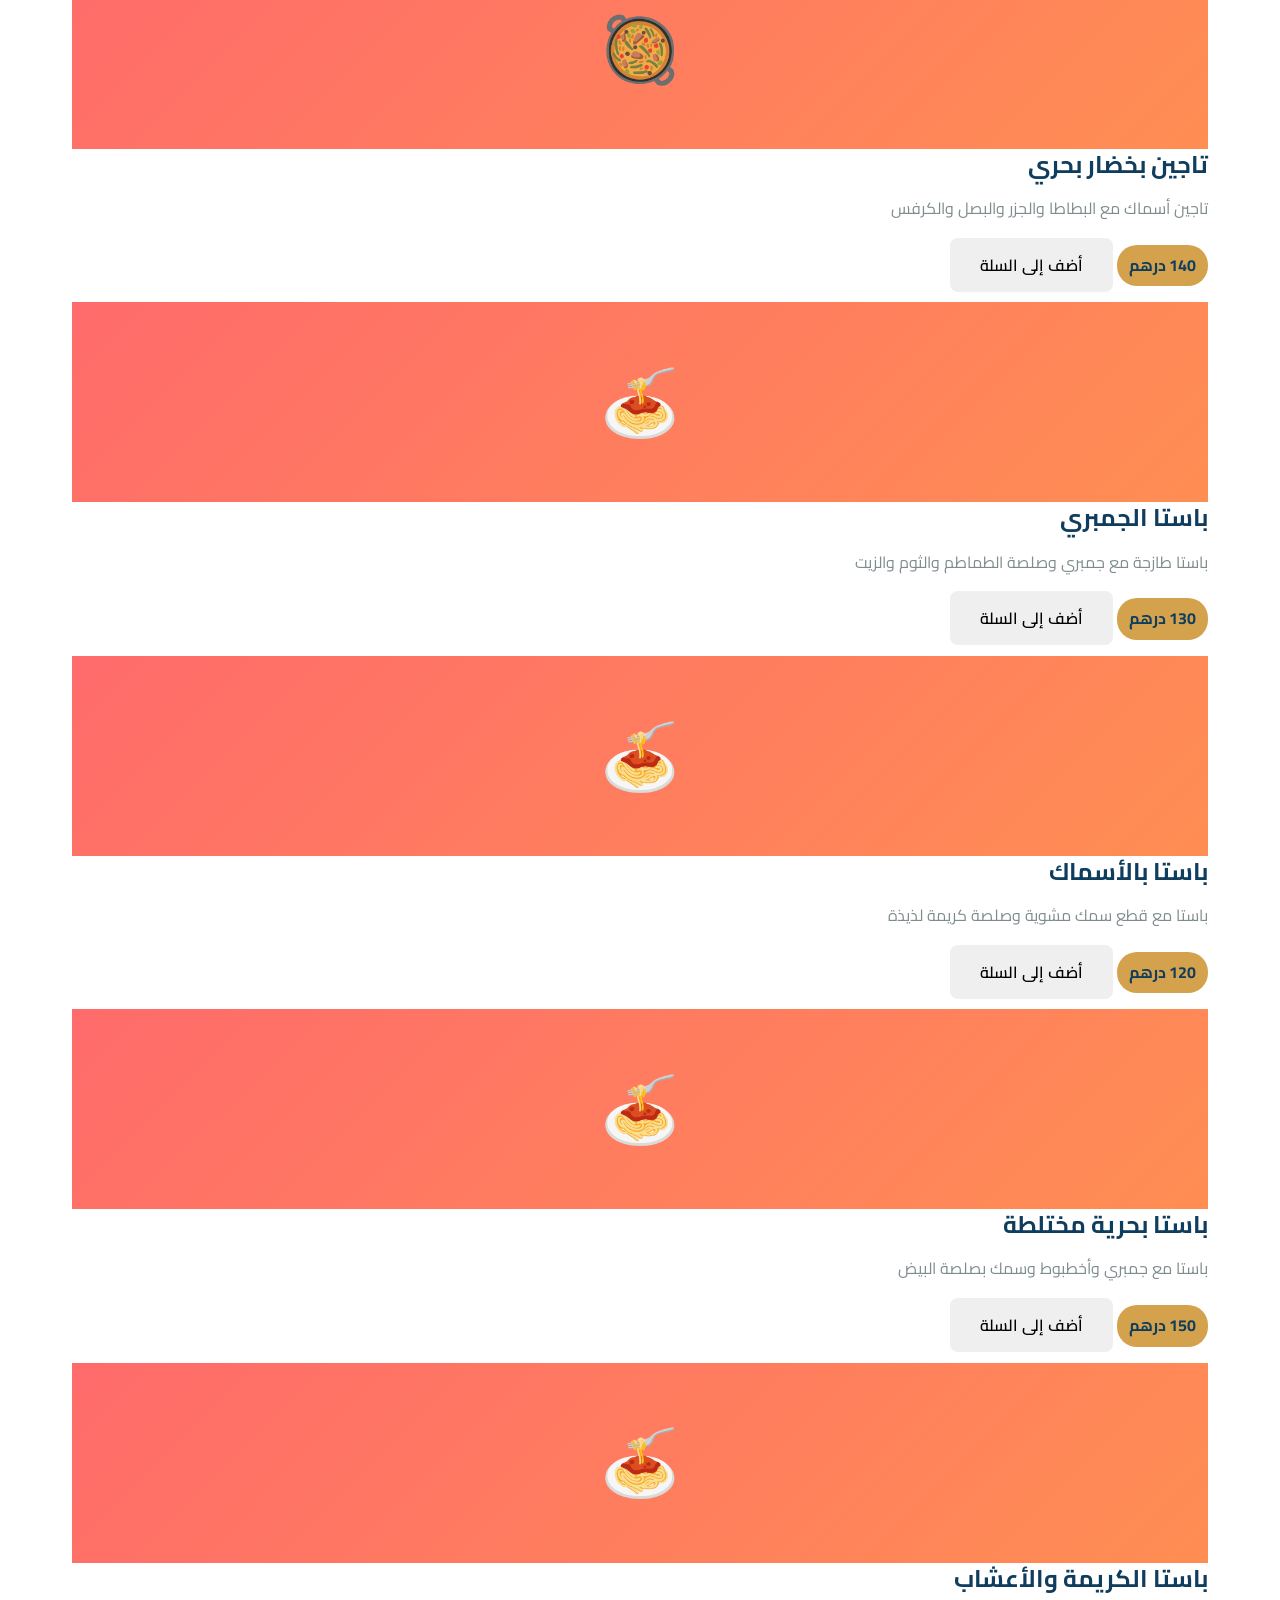
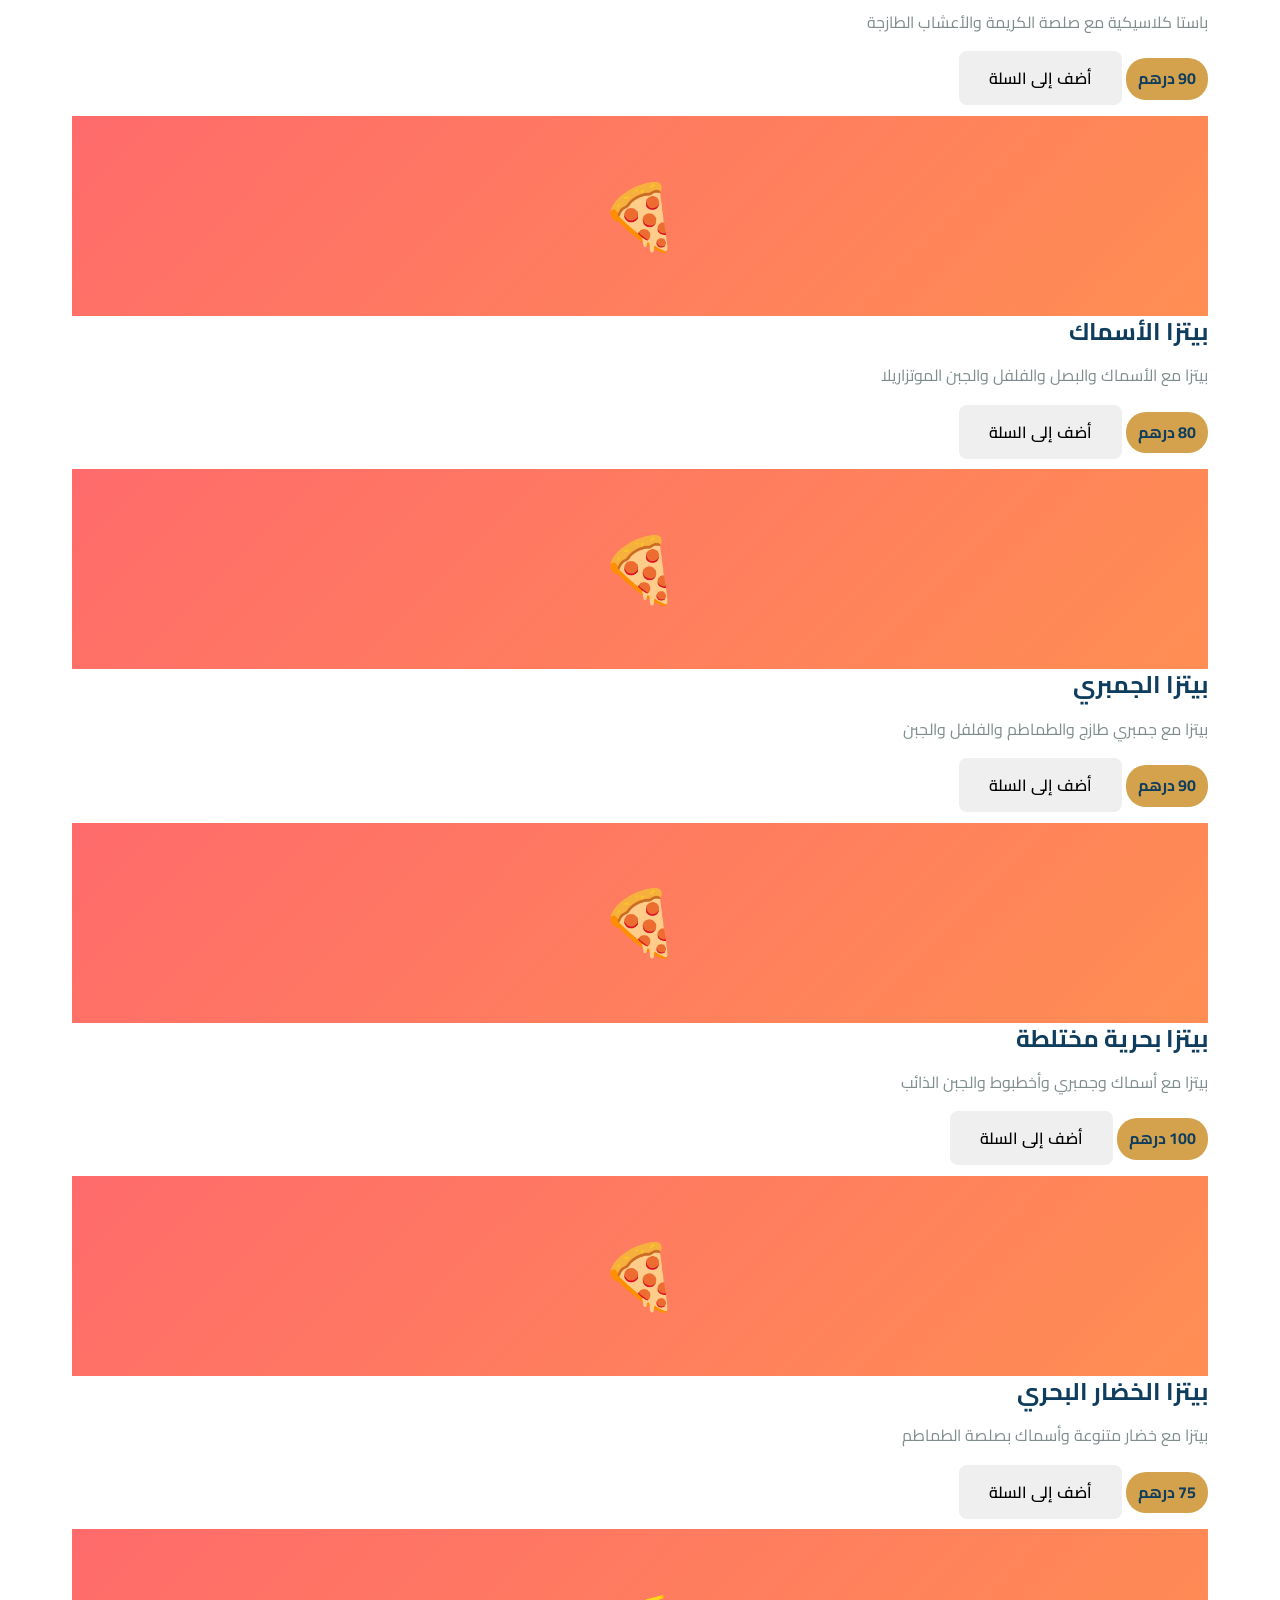
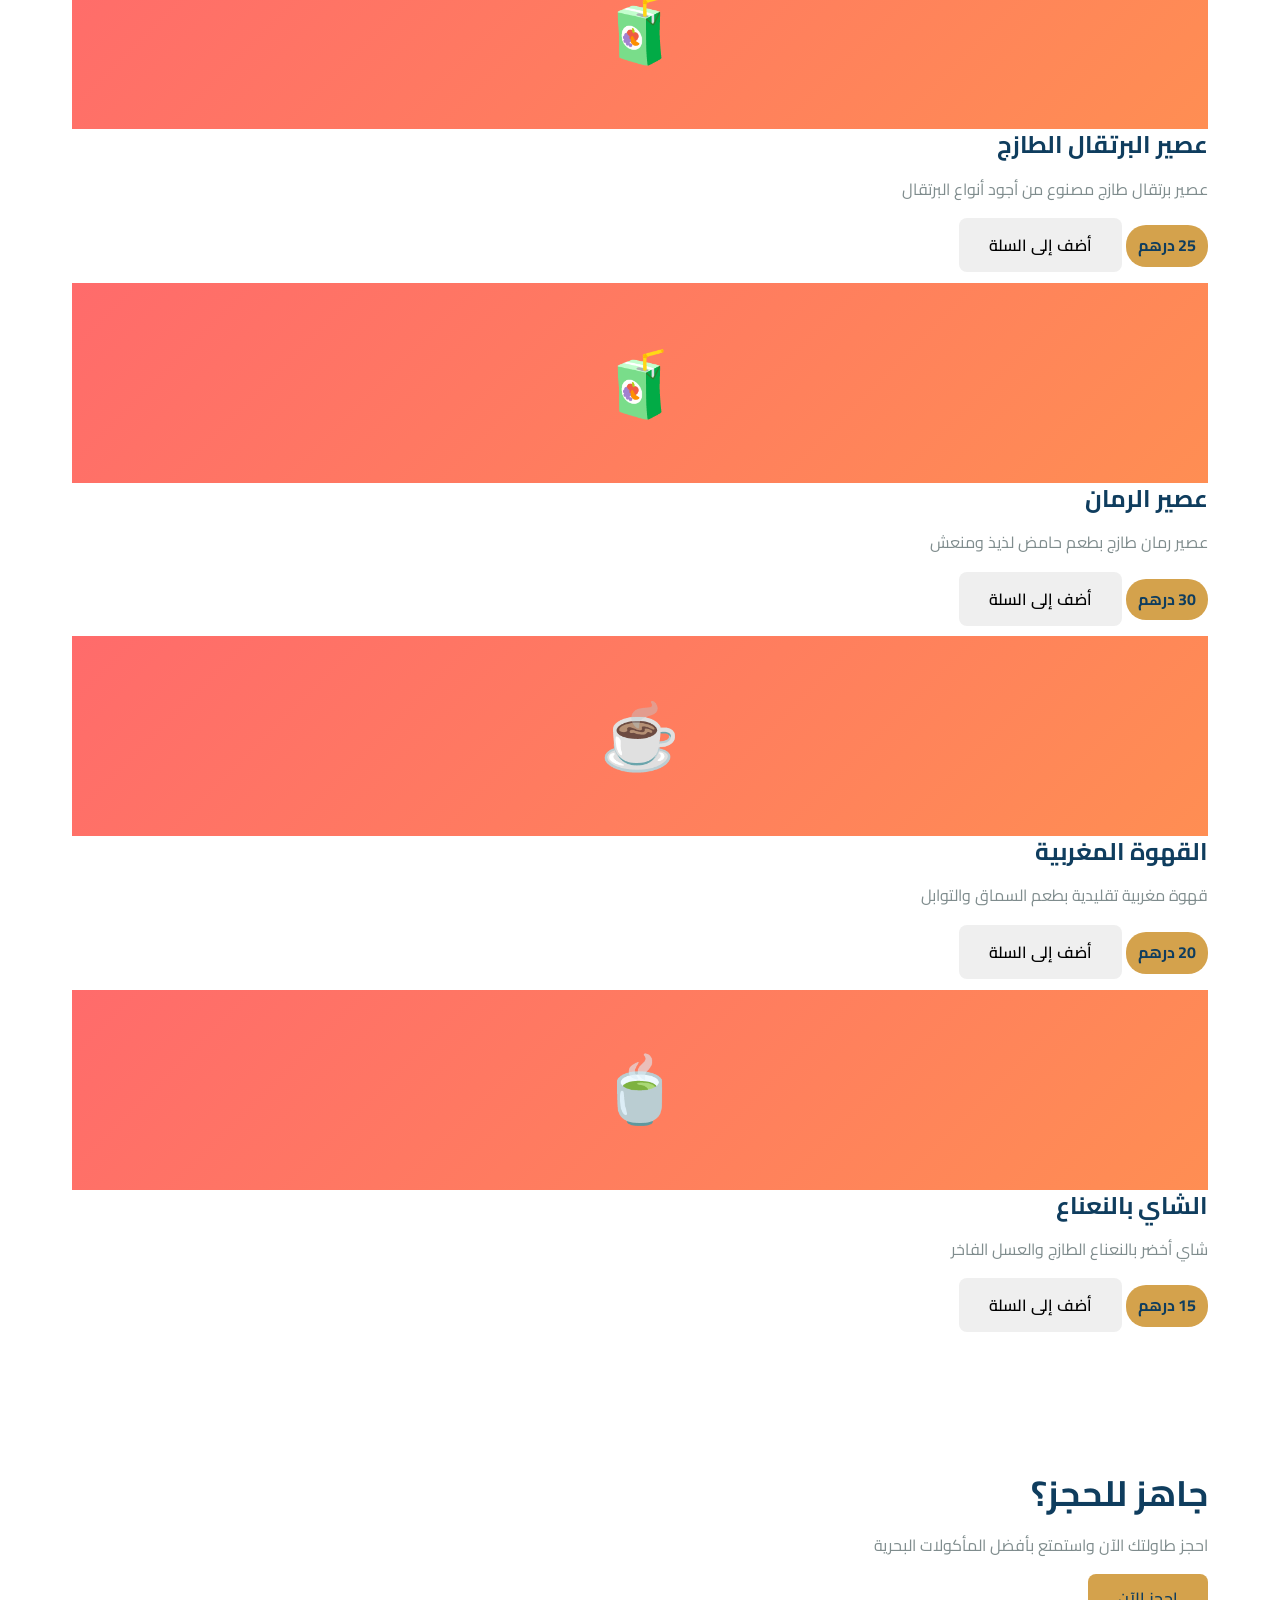
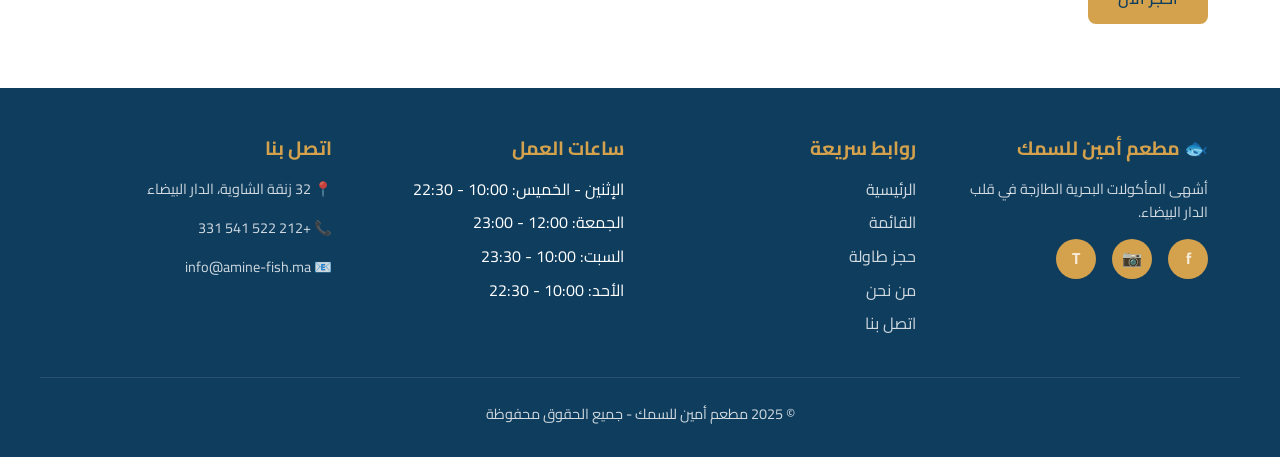
<file: menu-updated.html>
<!DOCTYPE html>
<html lang="ar" dir="rtl">
<head>
    <meta charset="UTF-8">
    <meta name="viewport" content="width=device-width, initial-scale=1.0">
    <title>القائمة الكاملة | مطعم أمين للسمك - الدار البيضاء</title>
    <meta name="description" content="قائمة مطعم أمين للسمك الكاملة - أسمак طازجة، مشاوي، تاجين، باستا، بيتزا والمشروبات. أسعار معقولة وجودة عالية.">
    <link rel="preconnect" href="https://fonts.googleapis.com">
    <link rel="preconnect" href="https://fonts.gstatic.com" crossorigin>
    <link href="https://fonts.googleapis.com/css2?family=Cairo:wght@400;600;700;800;900&display=swap" rel="stylesheet">
    <link rel="stylesheet" href="css/style.css">
    <link rel="icon" type="image/svg+xml" href="data:image/svg+xml,<svg xmlns='http://www.w3.org/2000/svg' viewBox='0 0 100 100'><text y='.9em' font-size='90'>🐟</text></svg>">
    <style>
        .menu-item-image {
            height: 200px;
            background: linear-gradient(135deg, #FF6B6B, #FF8E53);
            display: flex;
            align-items: center;
            justify-content: center;
            font-size: 4rem;
            overflow: hidden;
            position: relative;
        }
        .menu-item-image img {
            width: 100%;
            height: 100%;
            object-fit: cover;
        }
        .price-badge {
            background: var(--accent);
            color: var(--primary-dark);
            padding: 8px 12px;
            border-radius: 20px;
            font-weight: 700;
            display: inline-block;
            margin-bottom: 1rem;
        }
    </style>
</head>
<body>
    <nav class="navbar">
        <div class="nav-container">
            <a href="index.html" class="logo">
                <div class="logo-icon">🐟</div>
                <div class="logo-text">
                    <span>مطعم أمين</span>
                    <small>للأسماك الطازجة</small>
                </div>
            </a>
            <button class="nav-toggle" aria-label="القائمة">
                <span>☰</span>
            </button>
            <ul class="nav-menu">
                <li><a href="index.html" class="nav-link">الرئيسية</a></li>
                <li><a href="menu.html" class="nav-link active">القائمة</a></li>
                <li><a href="reservation.html" class="nav-link">حجز</a></li>
                <li><a href="about.html" class="nav-link">من نحن</a></li>
                <li><a href="contact.html" class="nav-link">اتصل بنا</a></li>
                <li><button class="lang-switch" aria-label="Language">EN</button></li>
            </ul>
        </div>
    </nav>

    <header class="page-header">
        <h1>🍽️ القائمة</h1>
        <p>اختر من أشهى المأكولات البحرية الطازجة</p>
    </header>

    <!-- ساعات العمل -->
    <section class="working-hours-section">
        <div class="section-container">
            <div class="hours-box fade-in">
                <h2>⏰ ساعات العمل</h2>
                <div class="hours-grid">
                    <div class="hour-item">
                        <span class="day">الإثنين - الخميس</span>
                        <span class="time">10:00 - 22:30</span>
                    </div>
                    <div class="hour-item">
                        <span class="day">الجمعة</span>
                        <span class="time">12:00 - 23:00</span>
                    </div>
                    <div class="hour-item">
                        <span class="day">السبت</span>
                        <span class="time">10:00 - 23:30</span>
                    </div>
                    <div class="hour-item">
                        <span class="day">الأحد</span>
                        <span class="time">10:00 - 22:30</span>
                    </div>
                </div>
            </div>
        </div>
    </section>

    <section class="menu-section">
        <div class="section-container">
            <div class="menu-tabs">
                <button class="menu-tab active" data-category="all">الكل</button>
                <button class="menu-tab" data-category="grillades">السمك المشوي</button>
                <button class="menu-tab" data-category="tajine">التاجين</button>
                <button class="menu-tab" data-category="pasta">الباستا</button>
                <button class="menu-tab" data-category="pizza">البيتزا</button>
                <button class="menu-tab" data-category="drinks">المشروبات</button>
            </div>

            <div class="menu-items-grid">
                <!-- السمك المشوي -->
                <div class="menu-item fade-in" data-category="grillades">
                    <div class="menu-item-image">🐟</div>
                    <h3>سمك درّاك مشوي</h3>
                    <p class="item-description">سمك درّاك طازج مشوي بطريقة تقليدية مع الزيت والليمون والملح</p>
                    <div class="price-badge">180 درهم</div>
                    <button class="btn btn-small">أضف إلى السلة</button>
                </div>

                <div class="menu-item fade-in" data-category="grillades">
                    <div class="menu-item-image">🐟</div>
                    <h3>سمك موسى مشوي</h3>
                    <p class="item-description">سمك موسى لذيذ مشوي بطريقة احترافية مع البهارات المختارة</p>
                    <div class="price-badge">160 درهم</div>
                    <button class="btn btn-small">أضف إلى السلة</button>
                </div>

                <div class="menu-item fade-in" data-category="grillades">
                    <div class="menu-item-image">🦐</div>
                    <h3>جمبري مشوي</h3>
                    <p class="item-description">جمبري طازج مشوي مع الثوم والزبدة والليمون</p>
                    <div class="price-badge">200 درهم</div>
                    <button class="btn btn-small">أضف إلى السلة</button>
                </div>

                <div class="menu-item fade-in" data-category="grillades">
                    <div class="menu-item-image">🦞</div>
                    <h3>أخطبوط مشوي</h3>
                    <p class="item-description">أخطبوط طري مشوي بطريقة احترافية مع صلصة الثوم</p>
                    <div class="price-badge">190 درهم</div>
                    <button class="btn btn-small">أضف إلى السلة</button>
                </div>

                <!-- التاجين -->
                <div class="menu-item fade-in" data-category="tajine">
                    <div class="menu-item-image">🥘</div>
                    <h3>تاجين السمك التقليدي</h3>
                    <p class="item-description">سمك مع الخضار والزيتون واللمون المحفوظ بالطريقة المغربية</p>
                    <div class="price-badge">150 درهم</div>
                    <button class="btn btn-small">أضف إلى السلة</button>
                </div>

                <div class="menu-item fade-in" data-category="tajine">
                    <div class="menu-item-image">🥘</div>
                    <h3>تاجين الجمبري</h3>
                    <p class="item-description">جمبري مع الأرز والخضار بصلصة غنية وطعم لذيذ</p>
                    <div class="price-badge">170 درهم</div>
                    <button class="btn btn-small">أضف إلى السلة</button>
                </div>

                <div class="menu-item fade-in" data-category="tajine">
                    <div class="menu-item-image">🥘</div>
                    <h3>تاجين بحري مختلط</h3>
                    <p class="item-description">مزيج من الأسماك والجمبري والأخطبوط مع الصلصة التقليدية</p>
                    <div class="price-badge">220 درهم</div>
                    <button class="btn btn-small">أضف إلى السلة</button>
                </div>

                <div class="menu-item fade-in" data-category="tajine">
                    <div class="menu-item-image">🥘</div>
                    <h3>تاجين بخضار بحري</h3>
                    <p class="item-description">تاجين أسماك مع البطاطا والجزر والبصل والكرفس</p>
                    <div class="price-badge">140 درهم</div>
                    <button class="btn btn-small">أضف إلى السلة</button>
                </div>

                <!-- الباستا -->
                <div class="menu-item fade-in" data-category="pasta">
                    <div class="menu-item-image">🍝</div>
                    <h3>باستا الجمبري</h3>
                    <p class="item-description">باستا طازجة مع جمبري وصلصة الطماطم والثوم والزيت</p>
                    <div class="price-badge">130 درهم</div>
                    <button class="btn btn-small">أضف إلى السلة</button>
                </div>

                <div class="menu-item fade-in" data-category="pasta">
                    <div class="menu-item-image">🍝</div>
                    <h3>باستا بالأسماك</h3>
                    <p class="item-description">باستا مع قطع سمك مشوية وصلصة كريمة لذيذة</p>
                    <div class="price-badge">120 درهم</div>
                    <button class="btn btn-small">أضف إلى السلة</button>
                </div>

                <div class="menu-item fade-in" data-category="pasta">
                    <div class="menu-item-image">🍝</div>
                    <h3>باستا بحرية مختلطة</h3>
                    <p class="item-description">باستا مع جمبري وأخطبوط وسمك بصلصة البيض</p>
                    <div class="price-badge">150 درهم</div>
                    <button class="btn btn-small">أضف إلى السلة</button>
                </div>

                <div class="menu-item fade-in" data-category="pasta">
                    <div class="menu-item-image">🍝</div>
                    <h3>باستا الكريمة والأعشاب</h3>
                    <p class="item-description">باستا كلاسيكية مع صلصة الكريمة والأعشاب الطازجة</p>
                    <div class="price-badge">90 درهم</div>
                    <button class="btn btn-small">أضف إلى السلة</button>
                </div>

                <!-- البيتزا -->
                <div class="menu-item fade-in" data-category="pizza">
                    <div class="menu-item-image">🍕</div>
                    <h3>بيتزا الأسماك</h3>
                    <p class="item-description">بيتزا مع الأسماك والبصل والفلفل والجبن الموتزاريلا</p>
                    <div class="price-badge">80 درهم</div>
                    <button class="btn btn-small">أضف إلى السلة</button>
                </div>

                <div class="menu-item fade-in" data-category="pizza">
                    <div class="menu-item-image">🍕</div>
                    <h3>بيتزا الجمبري</h3>
                    <p class="item-description">بيتزا مع جمبري طازج والطماطم والفلفل والجبن</p>
                    <div class="price-badge">90 درهم</div>
                    <button class="btn btn-small">أضف إلى السلة</button>
                </div>

                <div class="menu-item fade-in" data-category="pizza">
                    <div class="menu-item-image">🍕</div>
                    <h3>بيتزا بحرية مختلطة</h3>
                    <p class="item-description">بيتزا مع أسماك وجمبري وأخطبوط والجبن الذائب</p>
                    <div class="price-badge">100 درهم</div>
                    <button class="btn btn-small">أضف إلى السلة</button>
                </div>

                <div class="menu-item fade-in" data-category="pizza">
                    <div class="menu-item-image">🍕</div>
                    <h3>بيتزا الخضار البحري</h3>
                    <p class="item-description">بيتزا مع خضار متنوعة وأسماك بصلصة الطماطم</p>
                    <div class="price-badge">75 درهم</div>
                    <button class="btn btn-small">أضف إلى السلة</button>
                </div>

                <!-- المشروبات -->
                <div class="menu-item fade-in" data-category="drinks">
                    <div class="menu-item-image">🧃</div>
                    <h3>عصير البرتقال الطازج</h3>
                    <p class="item-description">عصير برتقال طازج مصنوع من أجود أنواع البرتقال</p>
                    <div class="price-badge">25 درهم</div>
                    <button class="btn btn-small">أضف إلى السلة</button>
                </div>

                <div class="menu-item fade-in" data-category="drinks">
                    <div class="menu-item-image">🧃</div>
                    <h3>عصير الرمان</h3>
                    <p class="item-description">عصير رمان طازج بطعم حامض لذيذ ومنعش</p>
                    <div class="price-badge">30 درهم</div>
                    <button class="btn btn-small">أضف إلى السلة</button>
                </div>

                <div class="menu-item fade-in" data-category="drinks">
                    <div class="menu-item-image">☕</div>
                    <h3>القهوة المغربية</h3>
                    <p class="item-description">قهوة مغربية تقليدية بطعم السماق والتوابل</p>
                    <div class="price-badge">20 درهم</div>
                    <button class="btn btn-small">أضف إلى السلة</button>
                </div>

                <div class="menu-item fade-in" data-category="drinks">
                    <div class="menu-item-image">🍵</div>
                    <h3>الشاي بالنعناع</h3>
                    <p class="item-description">شاي أخضر بالنعناع الطازج والعسل الفاخر</p>
                    <div class="price-badge">15 درهم</div>
                    <button class="btn btn-small">أضف إلى السلة</button>
                </div>
            </div>
        </div>
    </section>

    <section class="cta-section">
        <div class="section-container">
            <h2>جاهز للحجز؟</h2>
            <p>احجز طاولتك الآن واستمتع بأفضل المأكولات البحرية</p>
            <a href="reservation.html" class="btn btn-primary">احجز الآن</a>
        </div>
    </section>

    <footer class="footer">
        <div class="footer-grid">
            <div>
                <h4>🐟 مطعم أمين للسمك</h4>
                <p>أشهى المأكولات البحرية الطازجة في قلب الدار البيضاء.</p>
                <div class="footer-social">
                    <a href="https://www.facebook.com/snackamine.darbouaza/" target="_blank" rel="noopener" class="social-link">f</a>
                    <a href="https://www.instagram.com/explore/tags/snackamine/" target="_blank" rel="noopener" class="social-link">📷</a>
                    <a href="https://www.tripadvisor.com/" target="_blank" rel="noopener" class="social-link">T</a>
                </div>
            </div>
            <div>
                <h4>روابط سريعة</h4>
                <ul>
                    <li><a href="index.html">الرئيسية</a></li>
                    <li><a href="menu.html">القائمة</a></li>
                    <li><a href="reservation.html">حجز طاولة</a></li>
                    <li><a href="about.html">من نحن</a></li>
                    <li><a href="contact.html">اتصل بنا</a></li>
                </ul>
            </div>
            <div>
                <h4>ساعات العمل</h4>
                <ul>
                    <li>الإثنين - الخميس: 10:00 - 22:30</li>
                    <li>الجمعة: 12:00 - 23:00</li>
                    <li>السبت: 10:00 - 23:30</li>
                    <li>الأحد: 10:00 - 22:30</li>
                </ul>
            </div>
            <div>
                <h4>اتصل بنا</h4>
                <p>📍 32 زنقة الشاوية، الدار البيضاء</p>
                <p>📞 <a href="tel:+212522541331">+212 522 541 331</a></p>
                <p>📧 <a href="mailto:info@amine-fish.ma">info@amine-fish.ma</a></p>
            </div>
        </div>
        <div class="footer-bottom">
            <p>© 2025 مطعم أمين للسمك - جميع الحقوق محفوظة</p>
        </div>
    </footer>

    <script src="js/main.js"></script>
    <script>
        // Menu filtering
        const menuTabs = document.querySelectorAll('.menu-tab');
        const menuItems = document.querySelectorAll('.menu-item');

        menuTabs.forEach(tab => {
            tab.addEventListener('click', () => {
                menuTabs.forEach(t => t.classList.remove('active'));
                tab.classList.add('active');
                const category = tab.getAttribute('data-category');
                menuItems.forEach(item => {
                    if (category === 'all') {
                        item.style.display = 'block';
                    } else {
                        const itemCategory = item.getAttribute('data-category');
                        item.style.display = itemCategory === category ? 'block' : 'none';
                    }
                });
            });
        });
    </script>
</body>
</html>
</file>
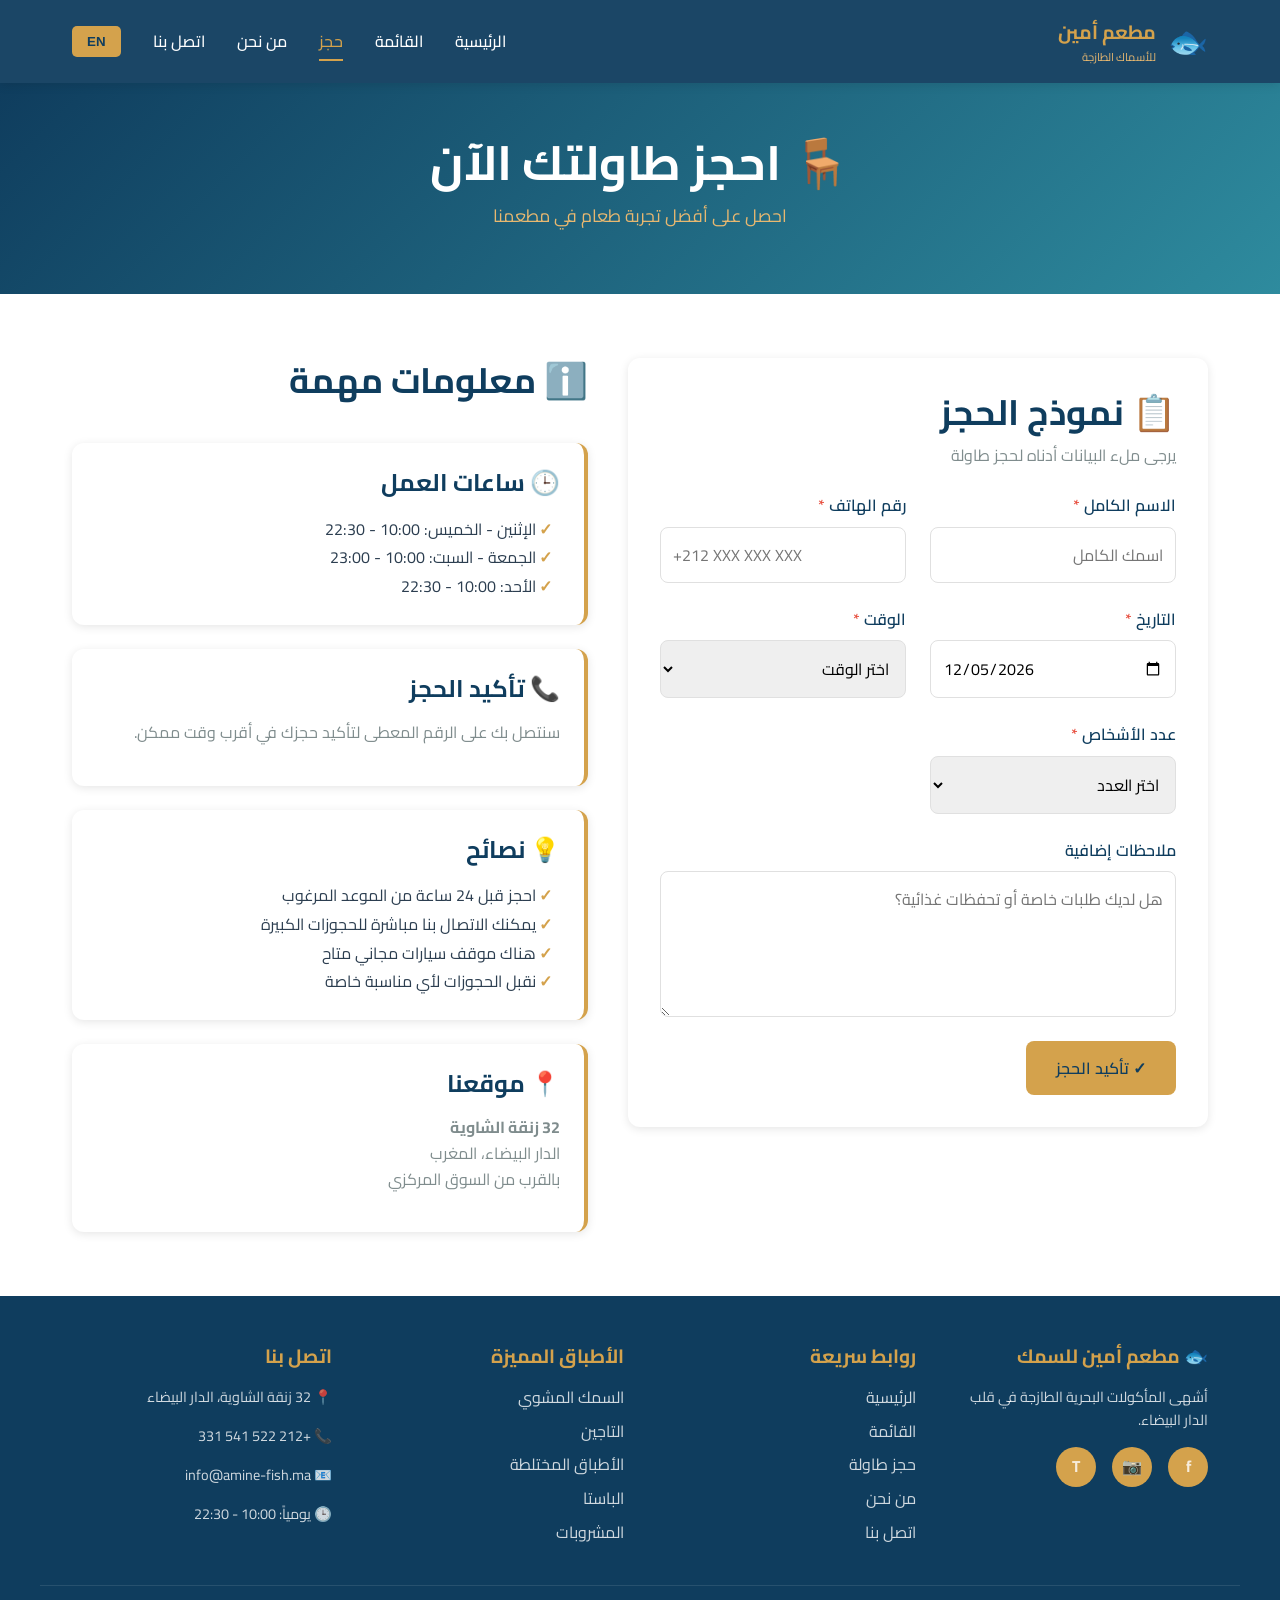
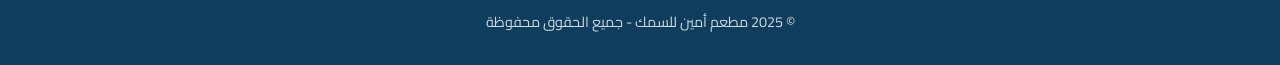
<file: reservation.html>
<!DOCTYPE html>
<html lang="ar" dir="rtl">
<head>
    <meta charset="UTF-8">
    <meta name="viewport" content="width=device-width, initial-scale=1.0">
    <title>حجز طاولة | مطعم أمين للسمك - الدار البيضاء</title>
    <meta name="description" content="احجز طاولتك الآن في مطعم أمين للسمك بالدار البيضاء. حجز سريع وسهل أون لاين.">
    <link rel="canonical" href="https://amine-fish-restaurant.com/reservation.html">
    <link rel="preconnect" href="https://fonts.googleapis.com">
    <link rel="preconnect" href="https://fonts.gstatic.com" crossorigin>
    <link href="https://fonts.googleapis.com/css2?family=Cairo:wght@400;600;700;800;900&display=swap" rel="stylesheet">
    <link rel="stylesheet" href="css/style.css">
    <link rel="icon" type="image/svg+xml" href="data:image/svg+xml,<svg xmlns='http://www.w3.org/2000/svg' viewBox='0 0 100 100'><text y='.9em' font-size='90'>🐟</text></svg>">
</head>
<body>
    <!-- ===== NAVIGATION ===== -->
    <nav class="navbar">
        <div class="nav-container">
            <a href="index.html" class="logo">
                <div class="logo-icon">🐟</div>
                <div class="logo-text">
                    <span>مطعم أمين</span>
                    <small>للأسماك الطازجة</small>
                </div>
            </a>

            <button class="nav-toggle" aria-label="القائمة">
                <span>☰</span>
            </button>

            <ul class="nav-menu">
                <li><a href="index.html" class="nav-link">الرئيسية</a></li>
                <li><a href="menu.html" class="nav-link">القائمة</a></li>
                <li><a href="reservation.html" class="nav-link active">حجز</a></li>
                <li><a href="about.html" class="nav-link">من نحن</a></li>
                <li><a href="contact.html" class="nav-link">اتصل بنا</a></li>
                <li><button class="lang-switch" aria-label="Language">EN</button></li>
            </ul>
        </div>
    </nav>

    <!-- ===== PAGE HEADER ===== -->
    <header class="page-header">
        <h1>🪑 احجز طاولتك الآن</h1>
        <p>احصل على أفضل تجربة طعام في مطعمنا</p>
    </header>

    <!-- ===== RESERVATION SECTION ===== -->
    <section class="reservation-section">
        <div class="section-container">
            <div class="reservation-wrapper">
                <div class="reservation-form-card fade-in">
                    <h2>📋 نموذج الحجز</h2>
                    <p>يرجى ملء البيانات أدناه لحجز طاولة</p>

                    <form id="reservationForm" novalidate>
                        <div class="form-grid">
                            <div class="form-group">
                                <label for="r-name">الاسم الكامل <span class="required">*</span></label>
                                <input type="text" id="r-name" name="name" required placeholder="اسمك الكامل">
                            </div>
                            <div class="form-group">
                                <label for="r-phone">رقم الهاتف <span class="required">*</span></label>
                                <input type="tel" id="r-phone" name="phone" required placeholder="+212 XXX XXX XXX">
                            </div>
                            <div class="form-group">
                                <label for="r-date">التاريخ <span class="required">*</span></label>
                                <input type="date" id="r-date" name="date" required>
                            </div>
                            <div class="form-group">
                                <label for="r-time">الوقت <span class="required">*</span></label>
                                <select id="r-time" name="time" required>
                                    <option value="">اختر الوقت</option>
                                    <option value="11:00">11:00</option>
                                    <option value="11:30">11:30</option>
                                    <option value="12:00">12:00</option>
                                    <option value="12:30">12:30</option>
                                    <option value="13:00">13:00</option>
                                    <option value="13:30">13:30</option>
                                    <option value="14:00">14:00</option>
                                    <option value="17:00">17:00</option>
                                    <option value="17:30">17:30</option>
                                    <option value="18:00">18:00</option>
                                    <option value="18:30">18:30</option>
                                    <option value="19:00">19:00</option>
                                    <option value="19:30">19:30</option>
                                    <option value="20:00">20:00</option>
                                    <option value="20:30">20:30</option>
                                    <option value="21:00">21:00</option>
                                </select>
                            </div>
                            <div class="form-group">
                                <label for="r-guests">عدد الأشخاص <span class="required">*</span></label>
                                <select id="r-guests" name="guests" required>
                                    <option value="">اختر العدد</option>
                                    <option value="1">1 شخص</option>
                                    <option value="2">2 شخص</option>
                                    <option value="3">3 أشخاص</option>
                                    <option value="4">4 أشخاص</option>
                                    <option value="5">5 أشخاص</option>
                                    <option value="6">6 أشخاص</option>
                                    <option value="7">7 أشخاص</option>
                                    <option value="8">8 أشخاص</option>
                                    <option value="9">9 أشخاص</option>
                                    <option value="10">10 أشخاص أو أكثر</option>
                                </select>
                            </div>
                            <div class="form-group full">
                                <label for="r-notes">ملاحظات إضافية</label>
                                <textarea id="r-notes" name="notes" rows="4" placeholder="هل لديك طلبات خاصة أو تحفظات غذائية؟"></textarea>
                            </div>
                        </div>
                        <div class="form-submit">
                            <button type="submit" class="btn btn-primary">
                                <span>✓</span> تأكيد الحجز
                            </button>
                        </div>
                        <div class="form-message" role="alert"></div>
                    </form>
                </div>

                <div class="reservation-info fade-in">
                    <h2>ℹ️ معلومات مهمة</h2>
                    
                    <div class="info-box">
                        <h3>🕒 ساعات العمل</h3>
                        <ul>
                            <li>الإثنين - الخميس: 10:00 - 22:30</li>
                            <li>الجمعة - السبت: 10:00 - 23:00</li>
                            <li>الأحد: 10:00 - 22:30</li>
                        </ul>
                    </div>

                    <div class="info-box">
                        <h3>📞 تأكيد الحجز</h3>
                        <p>سنتصل بك على الرقم المعطى لتأكيد حجزك في أقرب وقت ممكن.</p>
                    </div>

                    <div class="info-box">
                        <h3>💡 نصائح</h3>
                        <ul>
                            <li>احجز قبل 24 ساعة من الموعد المرغوب</li>
                            <li>يمكنك الاتصال بنا مباشرة للحجوزات الكبيرة</li>
                            <li>هناك موقف سيارات مجاني متاح</li>
                            <li>نقبل الحجوزات لأي مناسبة خاصة</li>
                        </ul>
                    </div>

                    <div class="info-box">
                        <h3>📍 موقعنا</h3>
                        <p><strong>32 زنقة الشاوية</strong><br>
                        الدار البيضاء، المغرب<br>
                        بالقرب من السوق المركزي</p>
                    </div>
                </div>
            </div>
        </div>
    </section>

    <!-- ===== FOOTER ===== -->
    <footer class="footer">
        <div class="footer-grid">
            <div>
                <h4>🐟 مطعم أمين للسمك</h4>
                <p>أشهى المأكولات البحرية الطازجة في قلب الدار البيضاء.</p>
                <div class="footer-social">
                    <a href="https://www.facebook.com/snackamine.darbouaza/" target="_blank" rel="noopener" class="social-link">f</a>
                    <a href="https://www.instagram.com/explore/tags/snackamine/" target="_blank" rel="noopener" class="social-link">📷</a>
                    <a href="https://www.tripadvisor.com/" target="_blank" rel="noopener" class="social-link">T</a>
                </div>
            </div>

            <div>
                <h4>روابط سريعة</h4>
                <ul>
                    <li><a href="index.html">الرئيسية</a></li>
                    <li><a href="menu.html">القائمة</a></li>
                    <li><a href="reservation.html">حجز طاولة</a></li>
                    <li><a href="about.html">من نحن</a></li>
                    <li><a href="contact.html">اتصل بنا</a></li>
                </ul>
            </div>

            <div>
                <h4>الأطباق المميزة</h4>
                <ul>
                    <li><a href="menu.html#grillades">السمك المشوي</a></li>
                    <li><a href="menu.html#tajine">التاجين</a></li>
                    <li><a href="menu.html#plats">الأطباق المختلطة</a></li>
                    <li><a href="menu.html#pasta">الباستا</a></li>
                    <li><a href="menu.html#drinks">المشروبات</a></li>
                </ul>
            </div>

            <div>
                <h4>اتصل بنا</h4>
                <p>📍 32 زنقة الشاوية، الدار البيضاء</p>
                <p>📞 <a href="tel:+212522541331">+212 522 541 331</a></p>
                <p>📧 <a href="mailto:info@amine-fish.ma">info@amine-fish.ma</a></p>
                <p>🕒 يومياً: 10:00 - 22:30</p>
            </div>
        </div>

        <div class="footer-bottom">
            <p>© 2025 مطعم أمين للسمك - جميع الحقوق محفوظة</p>
        </div>
    </footer>

    <script src="js/main.js"></script>
</body>
</html>
</file>
<file: css/style.css>
/* ===================================================================
   AMINE FISH RESTAURANT - MAIN STYLESHEET
   ===================================================================*/

:root {
    --primary-dark: #0F3D5E;
    --primary: #1A5F7A;
    --primary-light: #2E8B9E;
    --accent: #D4A24C;
    --accent-light: #E8B870;
    --text-dark: #2C3E50;
    --text-light: #7F8C8D;
    --bg-light: #F8F9FA;
    --cream: #FEF8F3;
    --border: #E0E0E0;
    --shadow: 0 2px 10px rgba(0,0,0,0.1);
    --shadow-lg: 0 5px 25px rgba(0,0,0,0.15);
    --transition: all 0.3s ease;
}

* {
    margin: 0;
    padding: 0;
    box-sizing: border-box;
}

html {
    scroll-behavior: smooth;
}

body {
    font-family: 'Cairo', sans-serif;
    line-height: 1.6;
    color: var(--text-dark);
    background-color: #fff;
    overflow-x: hidden;
}

/* ===== TYPOGRAPHY ===== */
h1, h2, h3, h4, h5, h6 {
    font-weight: 700;
    line-height: 1.3;
    margin-bottom: 1rem;
    color: var(--primary-dark);
}

h1 { font-size: 3rem; }
h2 { font-size: 2.2rem; }
h3 { font-size: 1.5rem; }
h4 { font-size: 1.2rem; }

p {
    margin-bottom: 1rem;
    color: var(--text-light);
}

a {
    color: var(--primary);
    text-decoration: none;
    transition: var(--transition);
}

a:hover {
    color: var(--accent);
}

/* ===== BUTTONS ===== */
.btn {
    display: inline-block;
    padding: 12px 30px;
    border: none;
    border-radius: 8px;
    font-size: 1rem;
    font-weight: 600;
    cursor: pointer;
    transition: var(--transition);
    font-family: 'Cairo', sans-serif;
    text-align: center;
}

.btn-primary {
    background: var(--accent);
    color: var(--primary-dark);
}

.btn-primary:hover {
    background: var(--accent-light);
    transform: translateY(-2px);
    box-shadow: var(--shadow-lg);
}

.btn-secondary {
    background: transparent;
    color: var(--accent);
    border: 2px solid var(--accent);
}

.btn-secondary:hover {
    background: var(--accent);
    color: var(--primary-dark);
}

/* ===== NAVIGATION ===== */
.navbar {
    background: rgba(15, 61, 94, 0.95);
    padding: 1rem 0;
    position: sticky;
    top: 0;
    z-index: 1000;
    box-shadow: var(--shadow);
    transition: var(--transition);
}

.nav-container {
    max-width: 1200px;
    margin: 0 auto;
    padding: 0 2rem;
    display: flex;
    justify-content: space-between;
    align-items: center;
}

.logo {
    display: flex;
    align-items: center;
    gap: 12px;
    color: var(--accent);
    font-weight: 700;
    font-size: 1.2rem;
}

.logo-icon {
    font-size: 2rem;
}

.logo-text {
    display: flex;
    flex-direction: column;
}

.logo-text small {
    font-size: 0.7rem;
    color: var(--accent-light);
    font-weight: 400;
}

.nav-menu {
    display: flex;
    list-style: none;
    gap: 2rem;
    align-items: center;
}

.nav-link {
    color: white;
    font-weight: 500;
    transition: var(--transition);
    position: relative;
}

.nav-link::after {
    content: '';
    position: absolute;
    bottom: -5px;
    right: 0;
    width: 0;
    height: 2px;
    background: var(--accent);
    transition: var(--transition);
}

.nav-link:hover::after,
.nav-link.active::after {
    width: 100%;
}

.nav-link.active {
    color: var(--accent);
}

.nav-toggle {
    display: none;
    background: none;
    border: none;
    color: var(--accent);
    font-size: 1.5rem;
    cursor: pointer;
}

.lang-switch {
    background: var(--accent);
    color: var(--primary-dark);
    border: none;
    padding: 8px 15px;
    border-radius: 5px;
    cursor: pointer;
    font-weight: 600;
    transition: var(--transition);
}

.lang-switch:hover {
    background: var(--accent-light);
}

/* ===== HERO SECTION ===== */
.hero {
    position: relative;
    min-height: 600px;
    background: linear-gradient(135deg, #0F3D5E 0%, #1A5F7A 100%);
    color: white;
    display: flex;
    align-items: center;
    justify-content: center;
    text-align: center;
    overflow: hidden;
}

.hero-overlay {
    position: absolute;
    inset: 0;
    background: url('data:image/svg+xml,<svg xmlns="http://www.w3.org/2000/svg" viewBox="0 0 1200 600"><defs><pattern id="fish" x="0" y="0" width="200" height="200" patternUnits="userSpaceOnUse"><text x="50" y="100" font-size="80">🐟</text></pattern></defs><rect width="1200" height="600" fill="url(%23fish)" opacity="0.05"/></svg>');
    opacity: 0.1;
}

.hero-content {
    position: relative;
    z-index: 2;
    max-width: 800px;
    padding: 2rem;
}

.hero-title {
    font-size: 4rem;
    margin-bottom: 1.5rem;
    color: white;
}

.hero-subtitle {
    font-size: 1.5rem;
    margin-bottom: 2rem;
    color: var(--accent-light);
}

.hero-buttons {
    display: flex;
    gap: 1rem;
    justify-content: center;
    flex-wrap: wrap;
}

/* ===== SECTIONS ===== */
.section-container {
    max-width: 1200px;
    margin: 0 auto;
    padding: 0 2rem;
}

section {
    padding: 4rem 0;
}

.section-title {
    text-align: center;
    margin-bottom: 3rem;
    font-size: 2.5rem;
}

/* ===== FEATURES SECTION ===== */
.features {
    background: var(--cream);
}

.features-grid {
    display: grid;
    grid-template-columns: repeat(auto-fit, minmax(250px, 1fr));
    gap: 2rem;
}

.feature-card {
    background: white;
    padding: 2rem;
    border-radius: 12px;
    text-align: center;
    box-shadow: var(--shadow);
    transition: var(--transition);
}

.feature-card:hover {
    transform: translateY(-10px);
    box-shadow: var(--shadow-lg);
}

.feature-icon {
    font-size: 3rem;
    margin-bottom: 1rem;
}

.feature-card h3 {
    margin-bottom: 0.5rem;
}

.feature-card p {
    color: var(--text-light);
    font-size: 0.95rem;
}

/* ===== SPECIAL DISHES SECTION ===== */
.special-dishes {
    background: white;
}

.dishes-grid {
    display: grid;
    grid-template-columns: repeat(auto-fit, minmax(280px, 1fr));
    gap: 2rem;
    margin-bottom: 2rem;
}

.dish-card {
    background: white;
    border-radius: 12px;
    overflow: hidden;
    box-shadow: var(--shadow);
    transition: var(--transition);
}

.dish-card:hover {
    transform: translateY(-10px);
    box-shadow: var(--shadow-lg);
}

.dish-image {
    height: 200px;
    display: flex;
    align-items: center;
    justify-content: center;
    font-size: 5rem;
    color: white;
}

.dish-card h3 {
    padding: 1.5rem 1.5rem 0;
    margin: 0;
}

.dish-card p {
    padding: 0.5rem 1.5rem;
    font-size: 0.9rem;
}

.price {
    display: block;
    padding: 1rem 1.5rem;
    font-size: 1.3rem;
    font-weight: 700;
    color: var(--accent);
}

.dishes-footer {
    text-align: center;
}

/* ===== TESTIMONIALS SECTION ===== */
.testimonials {
    background: var(--cream);
}

.testimonials-grid {
    display: grid;
    grid-template-columns: repeat(auto-fit, minmax(300px, 1fr));
    gap: 2rem;
}

.testimonial-card {
    background: white;
    padding: 2rem;
    border-radius: 12px;
    box-shadow: var(--shadow);
    border-right: 4px solid var(--accent);
}

.stars {
    color: var(--accent);
    font-size: 1.2rem;
    margin-bottom: 1rem;
}

.testimonial-card p {
    font-size: 0.95rem;
    margin-bottom: 1rem;
}

.author {
    font-weight: 700;
    color: var(--primary-dark);
    margin: 0;
}

/* ===== NEWSLETTER SECTION ===== */
.newsletter {
    background: linear-gradient(135deg, var(--primary-dark) 0%, var(--primary) 100%);
    color: white;
    text-align: center;
}

.newsletter h2 {
    color: white;
    margin-bottom: 1rem;
}

.newsletter p {
    color: var(--accent-light);
    margin-bottom: 2rem;
}

.newsletter-form {
    display: flex;
    gap: 1rem;
    max-width: 500px;
    margin: 0 auto;
    flex-wrap: wrap;
    justify-content: center;
}

.newsletter-form input {
    flex: 1;
    min-width: 250px;
    padding: 12px 15px;
    border: none;
    border-radius: 8px;
    font-family: 'Cairo', sans-serif;
}

/* ===== PAGE HEADER ===== */
.page-header {
    background: linear-gradient(135deg, var(--primary-dark) 0%, var(--primary-light) 100%);
    color: white;
    padding: 3rem 2rem;
    text-align: center;
}

.page-header h1 {
    color: white;
    margin-bottom: 0.5rem;
}

.page-header p {
    color: var(--accent-light);
    font-size: 1.1rem;
}

/* ===== INFO SECTION ===== */
.info-section {
    background: var(--cream);
}

.info-grid {
    display: grid;
    grid-template-columns: repeat(auto-fit, minmax(250px, 1fr));
    gap: 2rem;
}

.info-card {
    background: white;
    padding: 2rem;
    border-radius: 12px;
    text-align: center;
    box-shadow: var(--shadow);
    border-top: 4px solid var(--accent);
}

.info-icon {
    font-size: 2.5rem;
    margin-bottom: 1rem;
}

.info-card h3 {
    margin-bottom: 1rem;
}

.info-card a {
    color: var(--primary);
}

/* ===== FORMS ===== */
.contact-grid,
.reservation-wrapper {
    display: grid;
    grid-template-columns: 1fr 1fr;
    gap: 2.5rem;
    align-items: start;
}

.reservation-form-card {
    background: white;
    padding: 2rem;
    border-radius: 12px;
    box-shadow: var(--shadow);
}

.reservation-form-card h2 {
    color: var(--primary-dark);
    margin-bottom: 0.5rem;
}

.reservation-form-card > p {
    margin-bottom: 1.5rem;
    color: var(--text-light);
}

.form-grid {
    display: grid;
    grid-template-columns: 1fr 1fr;
    gap: 1.5rem;
    margin-bottom: 1.5rem;
}

.form-group {
    display: flex;
    flex-direction: column;
}

.form-group.full {
    grid-column: 1 / -1;
}

.form-group label {
    font-weight: 600;
    margin-bottom: 0.5rem;
    color: var(--primary-dark);
}

.required {
    color: #e74c3c;
}

.form-group input,
.form-group select,
.form-group textarea {
    padding: 12px;
    border: 1px solid var(--border);
    border-radius: 8px;
    font-family: 'Cairo', sans-serif;
    font-size: 1rem;
    transition: var(--transition);
}

.form-group input:focus,
.form-group select:focus,
.form-group textarea:focus {
    outline: none;
    border-color: var(--accent);
    box-shadow: 0 0 0 3px rgba(212, 162, 76, 0.1);
}

.form-submit {
    margin-top: 1.5rem;
}

.form-message {
    margin-top: 1rem;
    padding: 1rem;
    border-radius: 8px;
    display: none;
    font-weight: 600;
}

.form-message.success {
    display: block;
    background: #d4edda;
    color: #155724;
    border: 1px solid #c3e6cb;
}

.form-message.error {
    display: block;
    background: #f8d7da;
    color: #721c24;
    border: 1px solid #f5c6cb;
}

/* ===== RESERVATION INFO ===== */
.reservation-info {
    display: flex;
    flex-direction: column;
    gap: 1.5rem;
}

.reservation-info h2 {
    color: var(--primary-dark);
}

.info-box {
    background: white;
    padding: 1.5rem;
    border-radius: 12px;
    box-shadow: var(--shadow);
    border-right: 4px solid var(--accent);
}

.info-box h3 {
    color: var(--primary-dark);
    margin-bottom: 1rem;
}

.info-box ul {
    list-style: none;
    line-height: 1.8;
}

.info-box li::before {
    content: '✓ ';
    color: var(--accent);
    font-weight: 700;
    margin-right: 0.5rem;
}

/* ===== MAP CONTAINER ===== */
.map-container {
    border-radius: 12px;
    overflow: hidden;
    box-shadow: var(--shadow);
    height: 400px;
    margin-bottom: 1.5rem;
}

.map-container iframe {
    width: 100%;
    height: 100%;
    border: none;
}

.transport-info {
    background: var(--cream);
    padding: 1.5rem;
    border-radius: 12px;
    border-right: 4px solid var(--accent);
}

.transport-info h3 {
    font-size: 1.1rem;
    margin-bottom: 0.5rem;
}

.transport-info ul {
    list-style: none;
    line-height: 1.8;
}

.transport-info li {
    color: var(--text-dark);
}

/* ===== FOOTER ===== */
.footer {
    background: var(--primary-dark);
    color: white;
    padding: 3rem 0 1rem;
}

.footer-grid {
    max-width: 1200px;
    margin: 0 auto;
    padding: 0 2rem;
    display: grid;
    grid-template-columns: repeat(auto-fit, minmax(250px, 1fr));
    gap: 2rem;
    margin-bottom: 2rem;
}

.footer h4 {
    color: var(--accent);
    margin-bottom: 1rem;
}

.footer p {
    color: rgba(255, 255, 255, 0.8);
    font-size: 0.9rem;
}

.footer ul {
    list-style: none;
}

.footer ul li {
    margin-bottom: 0.5rem;
}

.footer a {
    color: rgba(255, 255, 255, 0.8);
    transition: var(--transition);
}

.footer a:hover {
    color: var(--accent);
}

.footer-social {
    display: flex;
    gap: 1rem;
    margin-top: 1rem;
}

.social-link {
    display: inline-flex;
    align-items: center;
    justify-content: center;
    width: 40px;
    height: 40px;
    background: var(--accent);
    color: var(--primary-dark);
    border-radius: 50%;
    font-weight: 700;
    transition: var(--transition);
}

.social-link:hover {
    background: var(--accent-light);
    transform: translateY(-3px);
}

.footer-bottom {
    max-width: 1200px;
    margin: 0 auto;
    padding: 1.5rem 2rem 0;
    border-top: 1px solid rgba(255, 255, 255, 0.1);
    text-align: center;
    color: rgba(255, 255, 255, 0.6);
    font-size: 0.9rem;
}

/* ===== FADE-IN ANIMATION ===== */
.fade-in {
    opacity: 0;
    transform: translateY(20px);
    transition: opacity 0.6s ease, transform 0.6s ease;
}

.fade-in.visible {
    opacity: 1;
    transform: translateY(0);
}

/* ===== MOBILE RESPONSIVE ===== */
@media (max-width: 768px) {
    h1 { font-size: 2rem; }
    h2 { font-size: 1.5rem; }
    h3 { font-size: 1.2rem; }

    .nav-menu {
        position: fixed;
        right: 0;
        top: 60px;
        background: var(--primary-dark);
        flex-direction: column;
        width: 100%;
        gap: 0;
        max-height: 0;
        overflow: hidden;
        transition: max-height 0.3s ease;
    }

    .nav-menu.active {
        max-height: 400px;
        padding: 1rem 0;
    }

    .nav-menu li {
        width: 100%;
        padding: 0.5rem 2rem;
    }

    .nav-toggle {
        display: block;
    }

    .hero-title {
        font-size: 2rem;
    }

    .hero-subtitle {
        font-size: 1.1rem;
    }

    .contact-grid,
    .reservation-wrapper {
        grid-template-columns: 1fr;
    }

    .form-grid {
        grid-template-columns: 1fr;
    }

    .newsletter-form {
        flex-direction: column;
    }

    .newsletter-form input {
        min-width: 100%;
    }

    section {
        padding: 2rem 0;
    }

    .map-container {
        height: 300px;
    }

    .hero-buttons {
        flex-direction: column;
    }

    .btn {
        width: 100%;
    }
}

@media (max-width: 480px) {
    body {
        font-size: 0.95rem;
    }

    h1 { font-size: 1.5rem; }
    h2 { font-size: 1.3rem; }

    .section-container {
        padding: 0 1rem;
    }

    .nav-container {
        padding: 0 1rem;
    }

    .features-grid,
    .dishes-grid,
    .testimonials-grid,
    .info-grid,
    .footer-grid {
        grid-template-columns: 1fr;
    }

    .reservation-form-card {
        padding: 1.5rem;
    }

    section {
        padding: 1.5rem 0;
    }
}
</file>
